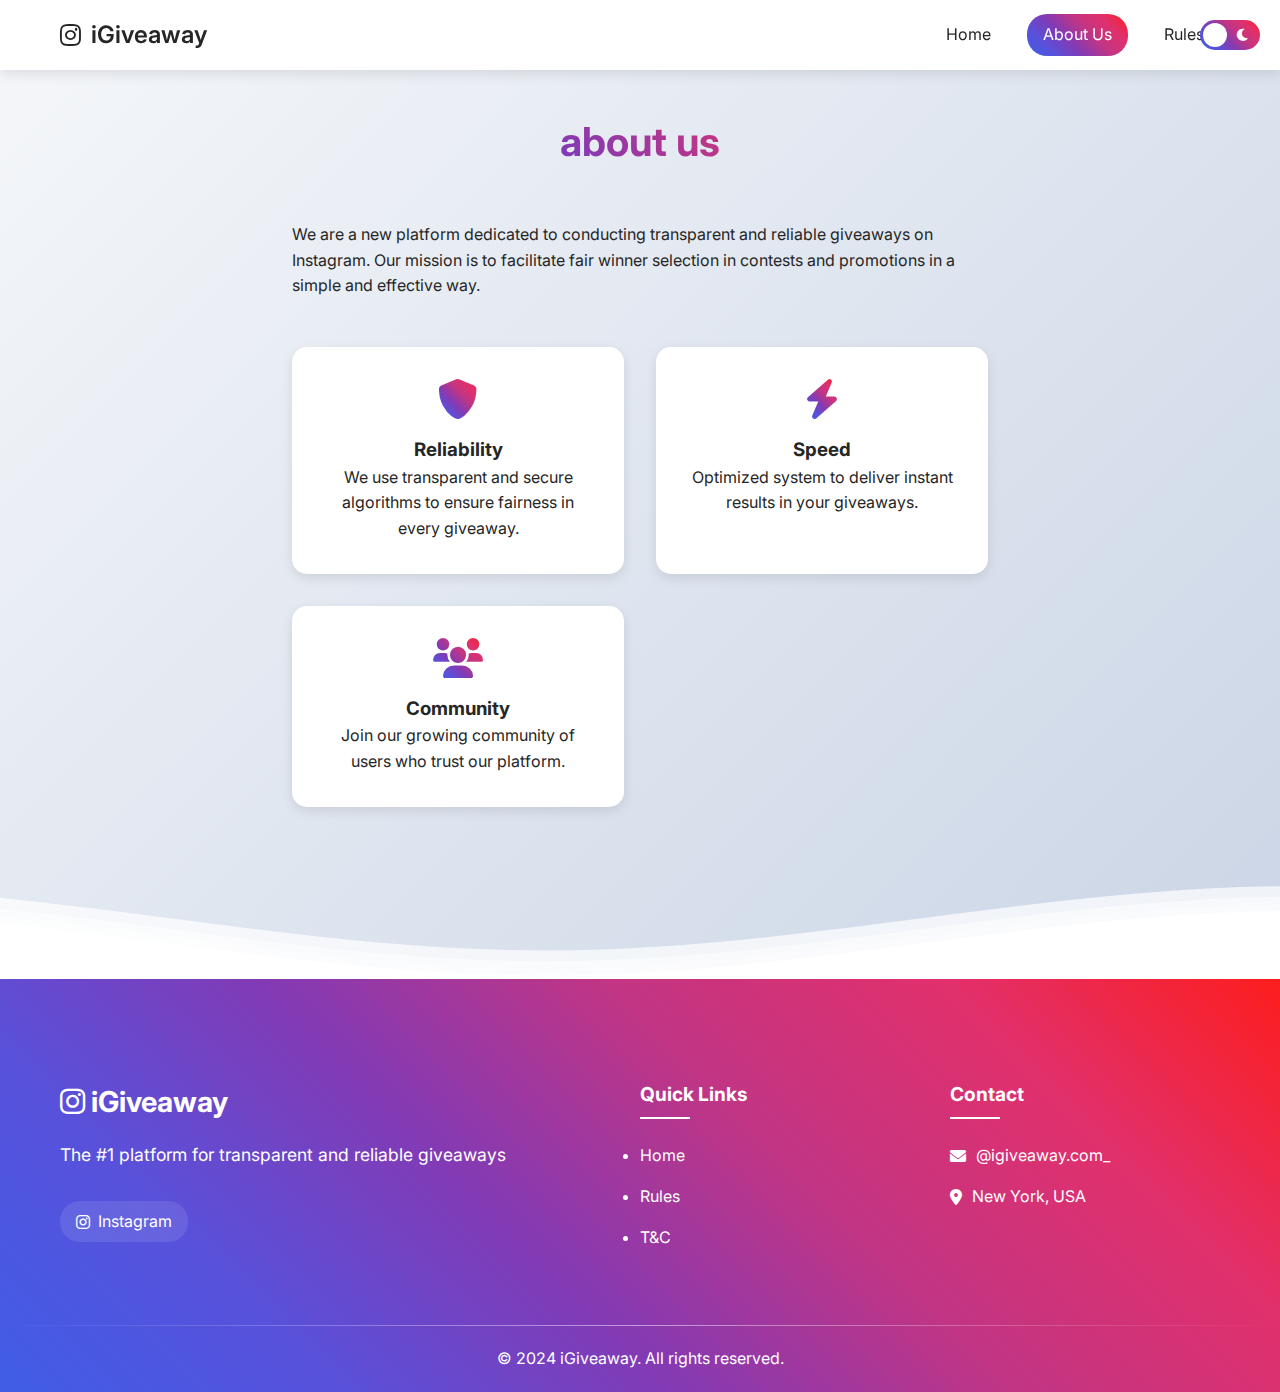
<file: about.html>
<!DOCTYPE html>
<html lang="en">
<head>
    <meta charset="UTF-8">
    <meta name="viewport" content="width=device-width, initial-scale=1.0">
    <title>About Us - iGiveaway</title>
    <link rel="stylesheet" href="index.css">
    <link href="https://fonts.googleapis.com/css2?family=Inter:wght@400;600;700&display=swap" rel="stylesheet">
    <link rel="stylesheet" href="https://cdnjs.cloudflare.com/ajax/libs/font-awesome/6.0.0/css/all.min.css">
</head>
<body>
    <header class="main-header">
        <nav>
            <div class="logo">
                <i class="fab fa-instagram"></i>
                <span>iGiveaway</span>
            </div>
            <div class="nav-links">
                <a href="index.html">Home</a>
                <a href="about.html" class="active">About Us</a>
                <a href="rules.html">Rules</a>
            </div>
            <div class="theme-switch">
                <input type="checkbox" id="theme-toggle">
                <label for="theme-toggle" class="switch">
                    <i class="fas fa-sun"></i>
                    <i class="fas fa-moon"></i>
                </label>
            </div>
        </nav>
    </header>

    <div class="container">
        <main>
            <h1>About Us</h1>
            <div class="about-content">
                <p>We are a new platform dedicated to conducting transparent and reliable giveaways on Instagram. Our mission is to facilitate fair winner selection in contests and promotions in a simple and effective way.</p>
                
                <div class="features">
                    <div class="feature-card">
                        <i class="fas fa-shield-alt"></i>
                        <h3>Reliability</h3>
                        <p>We use transparent and secure algorithms to ensure fairness in every giveaway.</p>
                    </div>
                    
                    <div class="feature-card">
                        <i class="fas fa-bolt"></i>
                        <h3>Speed</h3>
                        <p>Optimized system to deliver instant results in your giveaways.</p>
                    </div>
                    
                    <div class="feature-card">
                        <i class="fas fa-users"></i>
                        <h3>Community</h3>
                        <p>Join our growing community of users who trust our platform.</p>
                    </div>
                </div>
            </div>
        </main>
    </div>

    <footer class="main-footer">
        <div class="footer-waves">
            <svg class="waves" xmlns="http://www.w3.org/2000/svg" viewBox="0 24 150 28" preserveAspectRatio="none">
                <defs>
                    <path id="wave" d="M-160 44c30 0 58-18 88-18s 58 18 88 18 58-18 88-18 58 18 88 18 v44h-352z" />
                </defs>
                <g class="parallax">
                    <use href="#wave" x="48" y="0" fill="rgba(255,255,255,0.7" />
                    <use href="#wave" x="48" y="3" fill="rgba(255,255,255,0.5)" />
                    <use href="#wave" x="48" y="5" fill="rgba(255,255,255,0.3)" />
                    <use href="#wave" x="48" y="7" fill="#fff" />
                </g>
            </svg>
        </div>
        
        <div class="footer-content">
            <div class="footer-section brand">
                <h3><i class="fab fa-instagram"></i> iGiveaway</h3>
                <p>The #1 platform for transparent and reliable giveaways</p>
                <div class="social-links">
                    <a href="https://www.instagram.com/igiveaway.com_" class="social-btn" target="_blank">
                        <i class="fab fa-instagram"></i>
                        <span>Instagram</span>
                    </a>
                </div>
            </div>
            
            <div class="footer-section links">
                <h4>Quick Links</h4>
                <ul>
                    <li><a href="index.html">Home</a></li>
                    <li><a href="rules.html">Rules</a></li>
                    <li><a href="t&c.html">T&C</a></li>
                </ul>
            </div>
            
            <div class="footer-section contact">
                <h4>Contact</h4>
                <div class="contact-info">
                    <p><i class="fas fa-envelope"></i> @igiveaway.com_</p>
                    <p><i class="fas fa-map-marker-alt"></i> New York, USA</p>
                </div>
            </div>
        </div>
        
        <div class="footer-bottom">
            <div class="footer-border"></div>
            <p>&copy; 2024 iGiveaway. All rights reserved.</p>
        </div>
    </footer>
    <script src="index.js"></script>
</body>
</html>
</file>
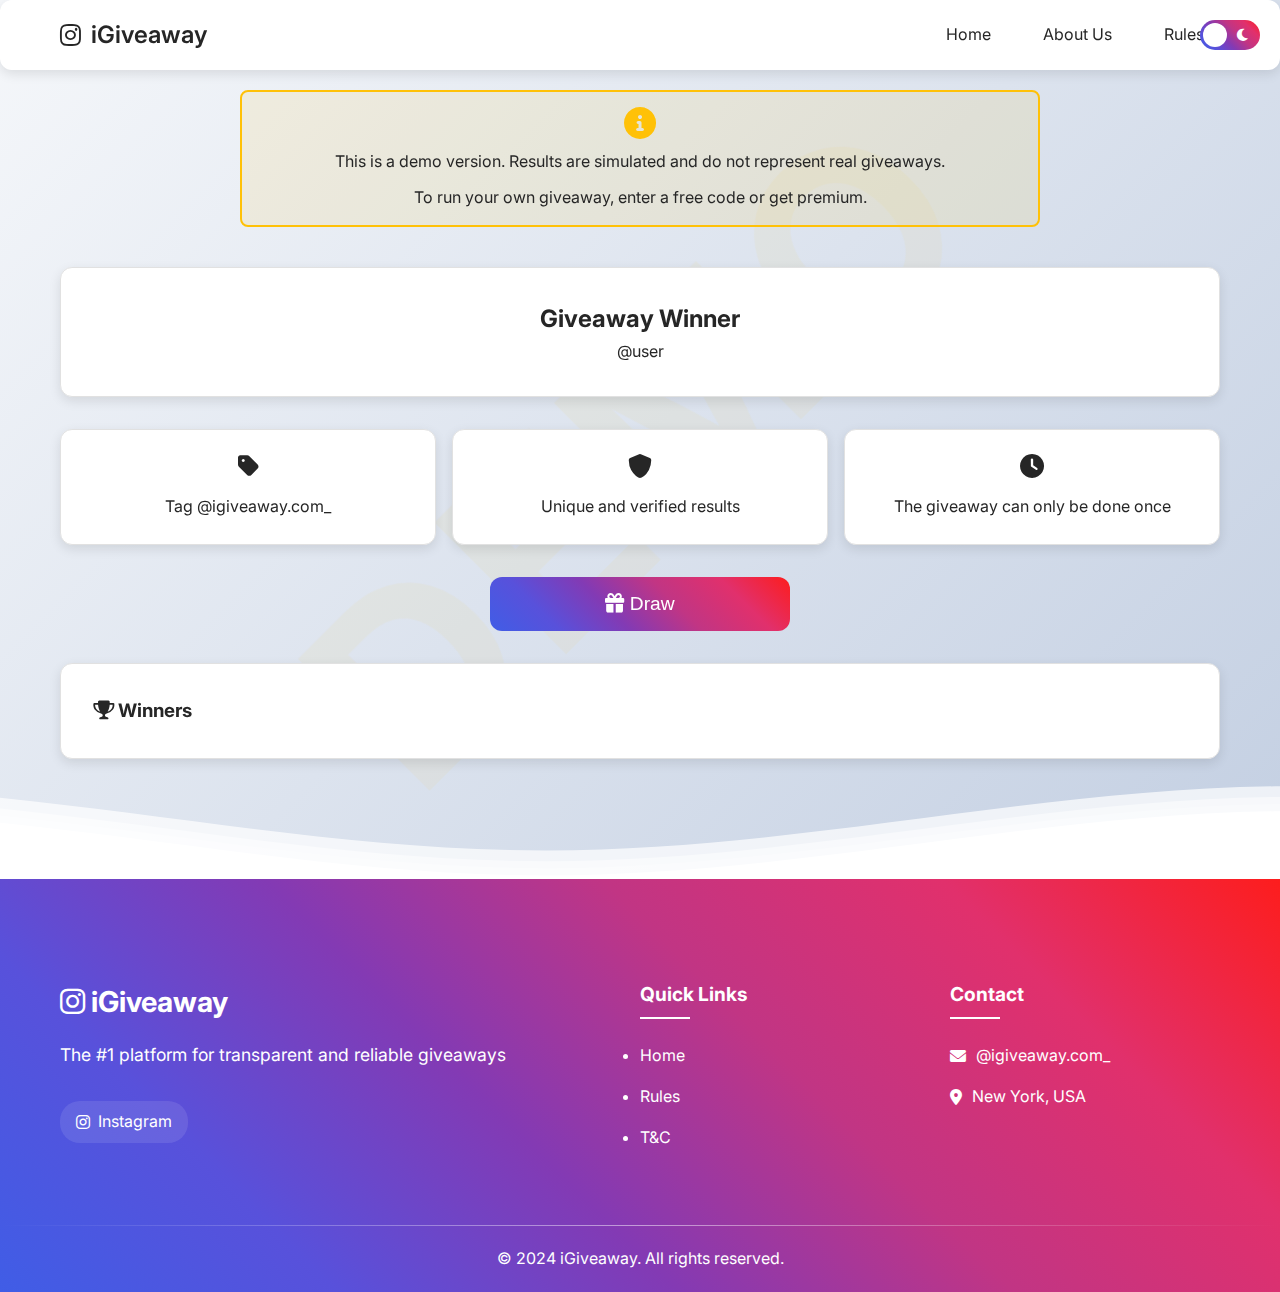
<file: demo.html>
<!DOCTYPE html>
<html lang="es">
<head>
    <meta charset="UTF-8">
    <meta name="viewport" content="width=device-width, initial-scale=1.0">
    <title>iGiveaway</title>
    <link rel="stylesheet" href="styled.css">
    <link href="https://fonts.googleapis.com/css2?family=Inter:wght@400;600;700&display=swap" rel="stylesheet">
    <link rel="stylesheet" href="https://cdnjs.cloudflare.com/ajax/libs/font-awesome/6.0.0/css/all.min.css">
</head>
<body>
    <header class="main-header">
        <nav>
            <div class="logo">
                <i class="fab fa-instagram"></i>
                <span>iGiveaway</span>
            </div>
            <div class="nav-links">
                <a href="index.html">Home</a>
                <a href="about.html">About Us</a>
                <a href="rules.html">Rules</a>
            </div>
            <div class="theme-switch">
                <input type="checkbox" id="theme-toggle">
                <label for="theme-toggle" class="switch">
                    <i class="fas fa-sun"></i>
                    <i class="fas fa-moon"></i>
                </label>
            </div>
        </nav>
    </header>

    <div class="demo-notice">
        <i class="fas fa-info-circle"></i>
        <p>This is a demo version. Results are simulated and do not represent real giveaways.</p>
        <p>To run your own giveaway, enter a free code or get premium.</p>
    </div>
    
    <div class="container">
        <main>
            <div class="winner-display">
                <div class="winner-card">
                    <h2>Giveaway Winner</h2>
                    <p id="nombreMostrado">@user</p>
                </div>
            </div>

            <div class="info-cards">
                <div class="info-card">
                    <i class="fas fa-tag"></i>
                    <p>Tag @igiveaway.com_</p>
                </div>
                <div class="info-card">
                    <i class="fas fa-shield-alt"></i>
                    <p>Unique and verified results</p>
                </div>
                <div class="info-card">
                    <i class="fas fa-clock"></i>
                    <p>The giveaway can only be done once</p>
                </div>
            </div>

            <button id="miBoton" class="draw-button" onclick="cambiarNombre(); iniciarTemporizador()">
                <i class="fas fa-gift"></i> Draw
            </button>

            <div class="winners-section">
                <h3><i class="fas fa-trophy"></i> Winners</h3>
                <ul id="winnersList" class="winners-list"></ul>
            </div>
        </main>
    </div>

    <footer class="main-footer">
        <div class="footer-waves">
            <svg class="waves" xmlns="http://www.w3.org/2000/svg" viewBox="0 24 150 28" preserveAspectRatio="none">
                <defs>
                    <path id="wave" d="M-160 44c30 0 58-18 88-18s 58 18 88 18 58-18 88-18 58 18 88 18 v44h-352z" />
                </defs>
                <g class="parallax">
                    <use href="#wave" x="48" y="0" fill="rgba(255,255,255,0.7" />
                    <use href="#wave" x="48" y="3" fill="rgba(255,255,255,0.5)" />
                    <use href="#wave" x="48" y="5" fill="rgba(255,255,255,0.3)" />
                    <use href="#wave" x="48" y="7" fill="#fff" />
                </g>
            </svg>
        </div>
        
        <div class="footer-content">
            <div class="footer-section brand">
                <h3><i class="fab fa-instagram"></i> iGiveaway</h3>
                <p>The #1 platform for transparent and reliable giveaways</p>
                <div class="social-links">
                    <a href="https://www.instagram.com/igiveaway.com_" class="social-btn" target="_blank">
                        <i class="fab fa-instagram"></i>
                        <span>Instagram</span>
                    </a>
                </div>
            </div>
            
            <div class="footer-section links">
                <h4>Quick Links</h4>
                <ul>
                    <li><a href="index.html">Home</a></li>
                    <li><a href="rules.html">Rules</a></li>
                    <li><a href="t&c.html">T&C</a></li>
                </ul>
            </div>
            
            <div class="footer-section contact">
                <h4>Contact</h4>
                <div class="contact-info">
                    <p><i class="fas fa-envelope"></i> @igiveaway.com_</p>
                    <p><i class="fas fa-map-marker-alt"></i> New York, USA</p>
                </div>
            </div>
        </div>
        
        <div class="footer-bottom">
            <div class="footer-border"></div>
            <p>&copy; 2024 iGiveaway. All rights reserved.</p>
        </div>
    </footer>

    <script src="maind.js"></script>
</body>
</html>
</file>
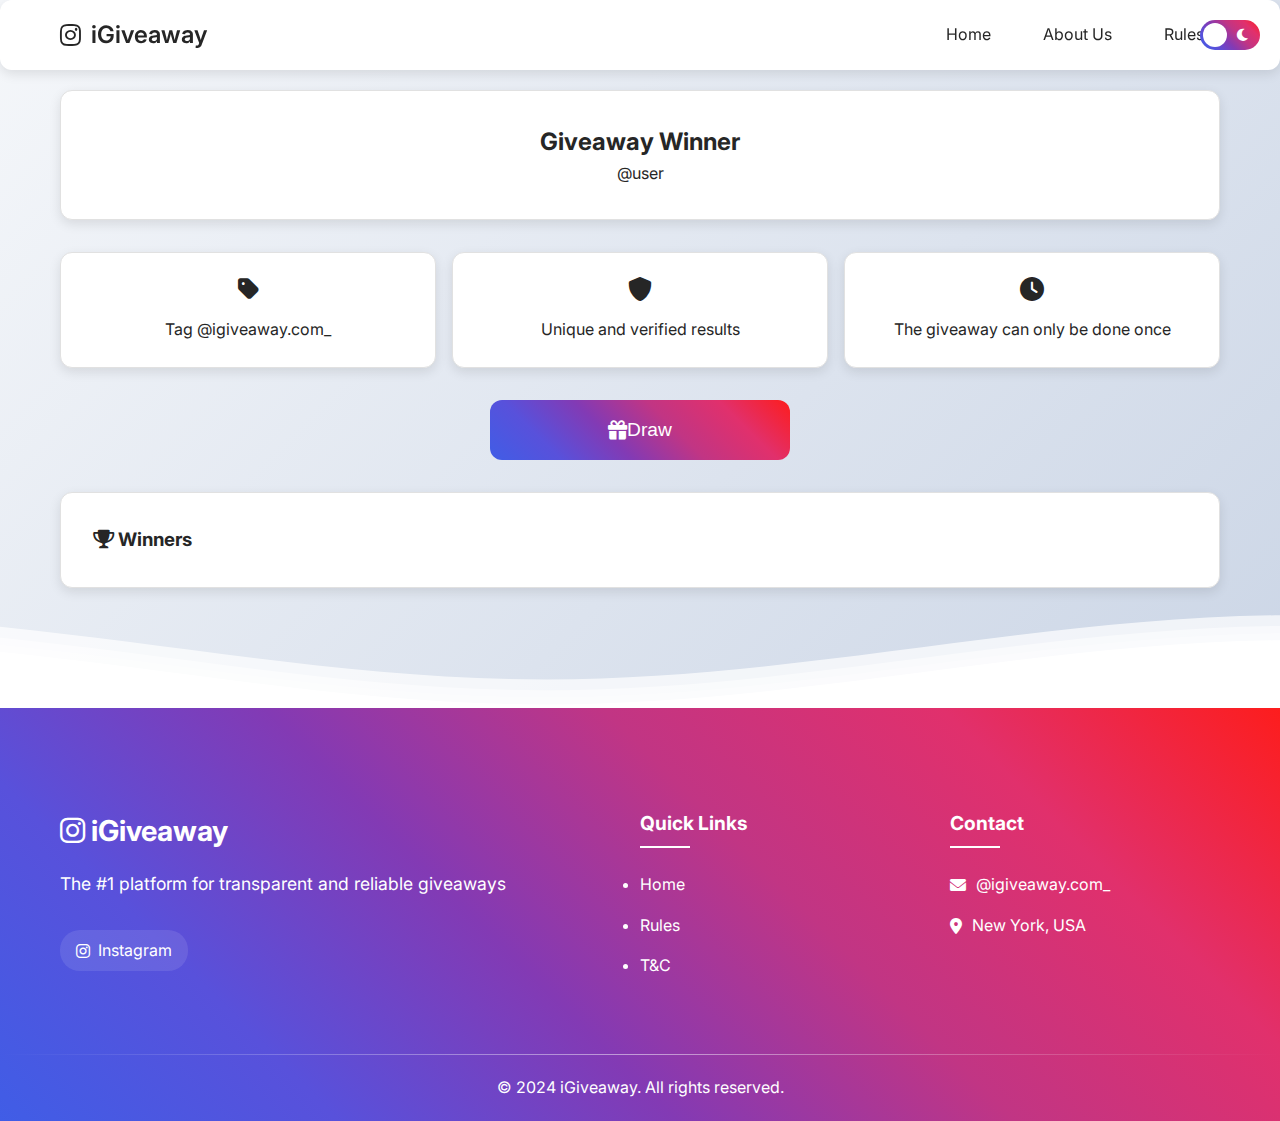
<file: draw.html>
<!DOCTYPE html>
<html lang="en">
<head>
    <meta charset="UTF-8">
    <meta name="viewport" content="width=device-width, initial-scale=1.0">
    <title>iGiveaway</title>
    <link rel="stylesheet" href="style.css">
    <link href="https://fonts.googleapis.com/css2?family=Inter:wght@400;600;700&display=swap" rel="stylesheet">
    <link rel="stylesheet" href="https://cdnjs.cloudflare.com/ajax/libs/font-awesome/6.0.0/css/all.min.css">
</head>
<body>
    <header class="main-header">
        <nav>
            <div class="logo">
                <i class="fab fa-instagram"></i>
                <span>iGiveaway</span>
            </div>
            <div class="nav-links">
                <a href="index.html">Home</a>
                <a href="about.html">About Us</a>
                <a href="rules.html">Rules</a>
            </div>
            <div class="theme-switch">
                <input type="checkbox" id="theme-toggle">
                <label for="theme-toggle" class="switch">
                    <i class="fas fa-sun"></i>
                    <i class="fas fa-moon"></i>
                </label>
            </div>
        </nav>
    </header>

    <div class="container">
        <main>
            <div class="winner-display">
                <div class="winner-card">
                    <h2>Giveaway Winner</h2>
                    <p id="nombreMostrado">@user</p>
                </div>
            </div>

            <div class="info-cards">
                <div class="info-card">
                    <i class="fas fa-tag"></i>
                    <p>Tag @igiveaway.com_</p>
                </div>
                <div class="info-card">
                    <i class="fas fa-shield-alt"></i>
                    <p>Unique and verified results</p>
                </div>
                <div class="info-card">
                    <i class="fas fa-clock"></i>
                    <p>The giveaway can only be done once</p>
                </div>
            </div>

            <button id="miBoton" class="draw-button" onclick="cambiarNombre(); iniciarTemporizador()">
                <i class="fas fa-gift"></i> Draw
            </button>

            <div class="winners-section">
                <h3><i class="fas fa-trophy"></i> Winners</h3>
                <ul id="winnersList" class="winners-list"></ul>
            </div>
        </main>
    </div>

    <footer class="main-footer">
        <div class="footer-waves">
            <svg class="waves" xmlns="http://www.w3.org/2000/svg" viewBox="0 24 150 28" preserveAspectRatio="none">
                <defs>
                    <path id="wave" d="M-160 44c30 0 58-18 88-18s 58 18 88 18 58-18 88-18 58 18 88 18 v44h-352z" />
                </defs>
                <g class="parallax">
                    <use href="#wave" x="48" y="0" fill="rgba(255,255,255,0.7" />
                    <use href="#wave" x="48" y="3" fill="rgba(255,255,255,0.5)" />
                    <use href="#wave" x="48" y="5" fill="rgba(255,255,255,0.3)" />
                    <use href="#wave" x="48" y="7" fill="#fff" />
                </g>
            </svg>
        </div>
        
        <div class="footer-content">
            <div class="footer-section brand">
                <h3><i class="fab fa-instagram"></i> iGiveaway</h3>
                <p>The #1 platform for transparent and reliable giveaways</p>
                <div class="social-links">
                    <a href="https://www.instagram.com/igiveaway.com_" class="social-btn" target="_blank">
                        <i class="fab fa-instagram"></i>
                        <span>Instagram</span>
                    </a>
                </div>
            </div>
            
            <div class="footer-section links">
                <h4>Quick Links</h4>
                <ul>
                    <li><a href="index.html">Home</a></li>
                    <li><a href="rules.html">Rules</a></li>
                    <li><a href="t&c.html">T&C</a></li>
                </ul>
            </div>
            
            <div class="footer-section contact">
                <h4>Contact</h4>
                <div class="contact-info">
                    <p><i class="fas fa-envelope"></i> @igiveaway.com_</p>
                    <p><i class="fas fa-map-marker-alt"></i> New York, USA</p>
                </div>
            </div>
        </div>
        
        <div class="footer-bottom">
            <div class="footer-border"></div>
            <p>&copy; 2024 iGiveaway. All rights reserved.</p>
        </div>
    </footer>

    <script src="main.js"></script>
</body>
</html>
</file>
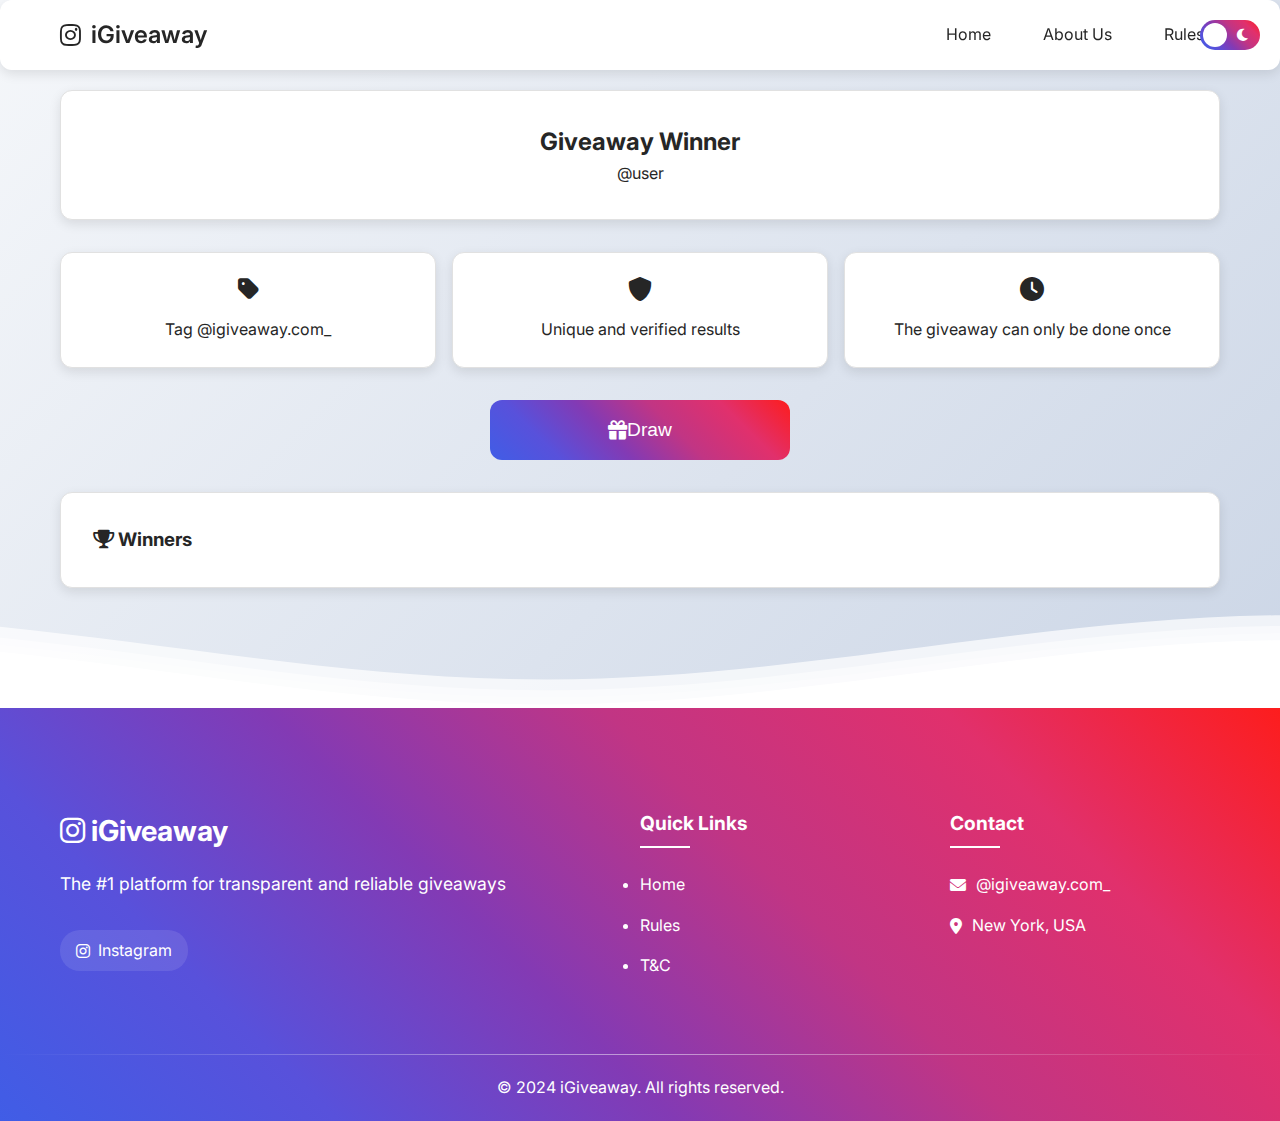
<file: draww.html>
<!DOCTYPE html>
<html lang="en">
<head>
    <meta charset="UTF-8">
    <meta name="viewport" content="width=device-width, initial-scale=1.0">
    <title>iGiveaway</title>
    <link rel="stylesheet" href="style.css">
    <link href="https://fonts.googleapis.com/css2?family=Inter:wght@400;600;700&display=swap" rel="stylesheet">
    <link rel="stylesheet" href="https://cdnjs.cloudflare.com/ajax/libs/font-awesome/6.0.0/css/all.min.css">
</head>
<body>
    <header class="main-header">
        <nav>
            <div class="logo">
                <i class="fab fa-instagram"></i>
                <span>iGiveaway</span>
            </div>
            <div class="nav-links">
                <a href="index.html">Home</a>
                <a href="about.html">About Us</a>
                <a href="rules.html">Rules</a>
            </div>
            <div class="theme-switch">
                <input type="checkbox" id="theme-toggle">
                <label for="theme-toggle" class="switch">
                    <i class="fas fa-sun"></i>
                    <i class="fas fa-moon"></i>
                </label>
            </div>
        </nav>
    </header>

    <div class="container">
        <main>
            <div class="winner-display">
                <div class="winner-card">
                    <h2>Giveaway Winner</h2>
                    <p id="nombreMostrado">@user</p>
                </div>
            </div>

            <div class="info-cards">
                <div class="info-card">
                    <i class="fas fa-tag"></i>
                    <p>Tag @igiveaway.com_</p>
                </div>
                <div class="info-card">
                    <i class="fas fa-shield-alt"></i>
                    <p>Unique and verified results</p>
                </div>
                <div class="info-card">
                    <i class="fas fa-clock"></i>
                    <p>The giveaway can only be done once</p>
                </div>
            </div>

            <button id="miBoton" class="draw-button" onclick="cambiarNombre(); iniciarTemporizador()">
                <i class="fas fa-gift"></i> Draw
            </button>

            <div class="winners-section">
                <h3><i class="fas fa-trophy"></i> Winners</h3>
                <ul id="winnersList" class="winners-list"></ul>
            </div>
        </main>
    </div>

    <footer class="main-footer">
        <div class="footer-waves">
            <svg class="waves" xmlns="http://www.w3.org/2000/svg" viewBox="0 24 150 28" preserveAspectRatio="none">
                <defs>
                    <path id="wave" d="M-160 44c30 0 58-18 88-18s 58 18 88 18 58-18 88-18 58 18 88 18 v44h-352z" />
                </defs>
                <g class="parallax">
                    <use href="#wave" x="48" y="0" fill="rgba(255,255,255,0.7" />
                    <use href="#wave" x="48" y="3" fill="rgba(255,255,255,0.5)" />
                    <use href="#wave" x="48" y="5" fill="rgba(255,255,255,0.3)" />
                    <use href="#wave" x="48" y="7" fill="#fff" />
                </g>
            </svg>
        </div>
        
        <div class="footer-content">
            <div class="footer-section brand">
                <h3><i class="fab fa-instagram"></i> iGiveaway</h3>
                <p>The #1 platform for transparent and reliable giveaways</p>
                <div class="social-links">
                    <a href="https://www.instagram.com/igiveaway.com_" class="social-btn" target="_blank">
                        <i class="fab fa-instagram"></i>
                        <span>Instagram</span>
                    </a>
                </div>
            </div>
            
            <div class="footer-section links">
                <h4>Quick Links</h4>
                <ul>
                    <li><a href="index.html">Home</a></li>
                    <li><a href="rules.html">Rules</a></li>
                    <li><a href="t&c.html">T&C</a></li>
                </ul>
            </div>
            
            <div class="footer-section contact">
                <h4>Contact</h4>
                <div class="contact-info">
                    <p><i class="fas fa-envelope"></i> @igiveaway.com_</p>
                    <p><i class="fas fa-map-marker-alt"></i> New York, USA</p>
                </div>
            </div>
        </div>
        
        <div class="footer-bottom">
            <div class="footer-border"></div>
            <p>&copy; 2024 iGiveaway. All rights reserved.</p>
        </div>
    </footer>

    <script src="mainn.js"></script>
</body>
</html>
</file>
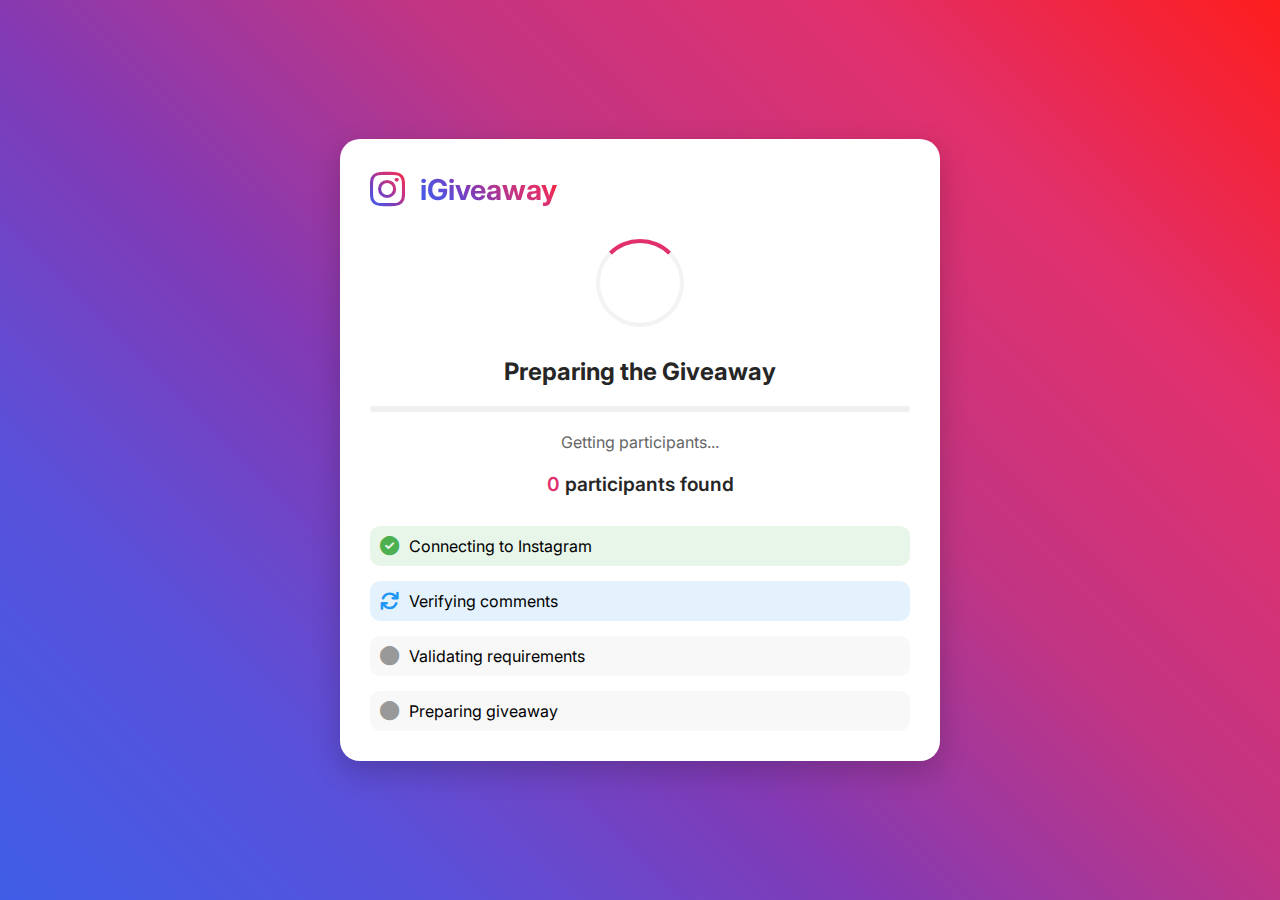
<file: loading.html>
<!DOCTYPE html>
<html lang="en">
<head>
    <meta charset="UTF-8">
    <meta name="viewport" content="width=device-width, initial-scale=1.0">
    <title>Loading Participants - iGiveaway</title>
    <link rel="stylesheet" href="loading.css">
    <link href="https://fonts.googleapis.com/css2?family=Inter:wght@400;600;700&display=swap" rel="stylesheet">
    <link rel="stylesheet" href="https://cdnjs.cloudflare.com/ajax/libs/font-awesome/6.0.0/css/all.min.css">
</head>
<body>
    <div class="loading-container">
        <div class="instagram-card">
            <div class="loading-header">
                <i class="fab fa-instagram"></i>
                <h1>iGiveaway</h1>
            </div>
            
            <div class="loading-content">
                <div class="loading-spinner">
                    <div class="spinner-circle"></div>
                </div>
                
                <div class="loading-status">
                    <h2>Preparing the Giveaway</h2>
                    <div class="progress-bar">
                        <div class="progress"></div>
                    </div>
                    <p class="status-text">Getting participants...</p>
                    <div class="participants-counter">
                        <span id="participantCount">0</span> participants found
                    </div>
                </div>

                <div class="loading-steps">
                    <div class="step completed">
                        <i class="fas fa-check-circle"></i>
                        <span>Connecting to Instagram</span>
                    </div>
                    <div class="step active">
                        <i class="fas fa-sync fa-spin"></i>
                        <span>Verifying comments</span>
                    </div>
                    <div class="step">
                        <i class="fas fa-circle"></i>
                        <span>Validating requirements</span>
                    </div>
                    <div class="step">
                        <i class="fas fa-circle"></i>
                        <span>Preparing giveaway</span>
                    </div>
                </div>
            </div>
        </div>
    </div>
    <script src="loading.js"></script>
</body>
</html>
</file>
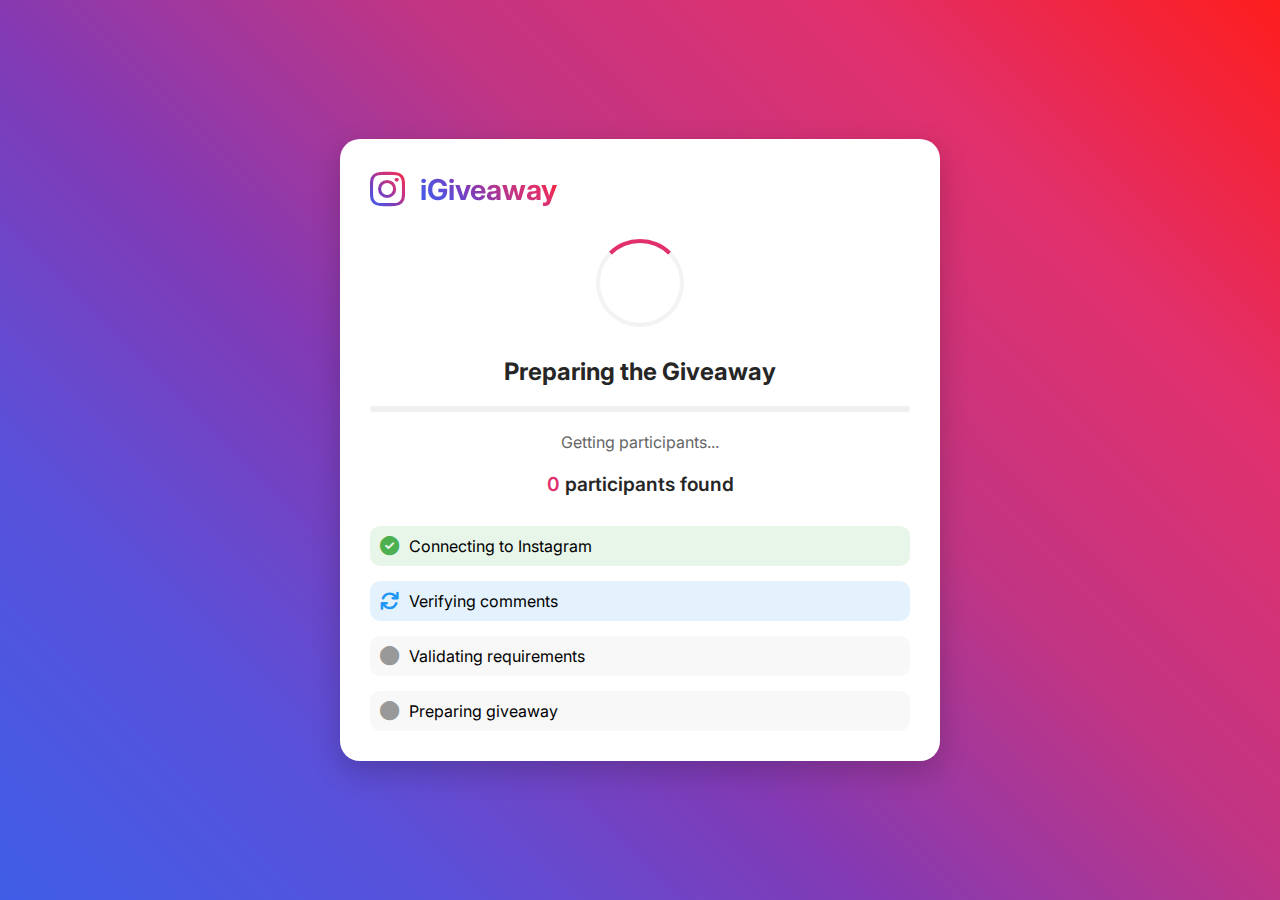
<file: loadingg.html>
<!DOCTYPE html>
<html lang="en">
<head>
    <meta charset="UTF-8">
    <meta name="viewport" content="width=device-width, initial-scale=1.0">
    <title>Loading Participants - iGiveaway</title>
    <link rel="stylesheet" href="loading.css">
    <link href="https://fonts.googleapis.com/css2?family=Inter:wght@400;600;700&display=swap" rel="stylesheet">
    <link rel="stylesheet" href="https://cdnjs.cloudflare.com/ajax/libs/font-awesome/6.0.0/css/all.min.css">
</head>
<body>
    <div class="loading-container">
        <div class="instagram-card">
            <div class="loading-header">
                <i class="fab fa-instagram"></i>
                <h1>iGiveaway</h1>
            </div>
            
            <div class="loading-content">
                <div class="loading-spinner">
                    <div class="spinner-circle"></div>
                </div>
                
                <div class="loading-status">
                    <h2>Preparing the Giveaway</h2>
                    <div class="progress-bar">
                        <div class="progress"></div>
                    </div>
                    <p class="status-text">Getting participants...</p>
                    <div class="participants-counter">
                        <span id="participantCount">0</span> participants found
                    </div>
                </div>

                <div class="loading-steps">
                    <div class="step completed">
                        <i class="fas fa-check-circle"></i>
                        <span>Connecting to Instagram</span>
                    </div>
                    <div class="step active">
                        <i class="fas fa-sync fa-spin"></i>
                        <span>Verifying comments</span>
                    </div>
                    <div class="step">
                        <i class="fas fa-circle"></i>
                        <span>Validating requirements</span>
                    </div>
                    <div class="step">
                        <i class="fas fa-circle"></i>
                        <span>Preparing giveaway</span>
                    </div>
                </div>
            </div>
        </div>
    </div>
    <script src="loadingg.js"></script>
</body>
</html>
</file>
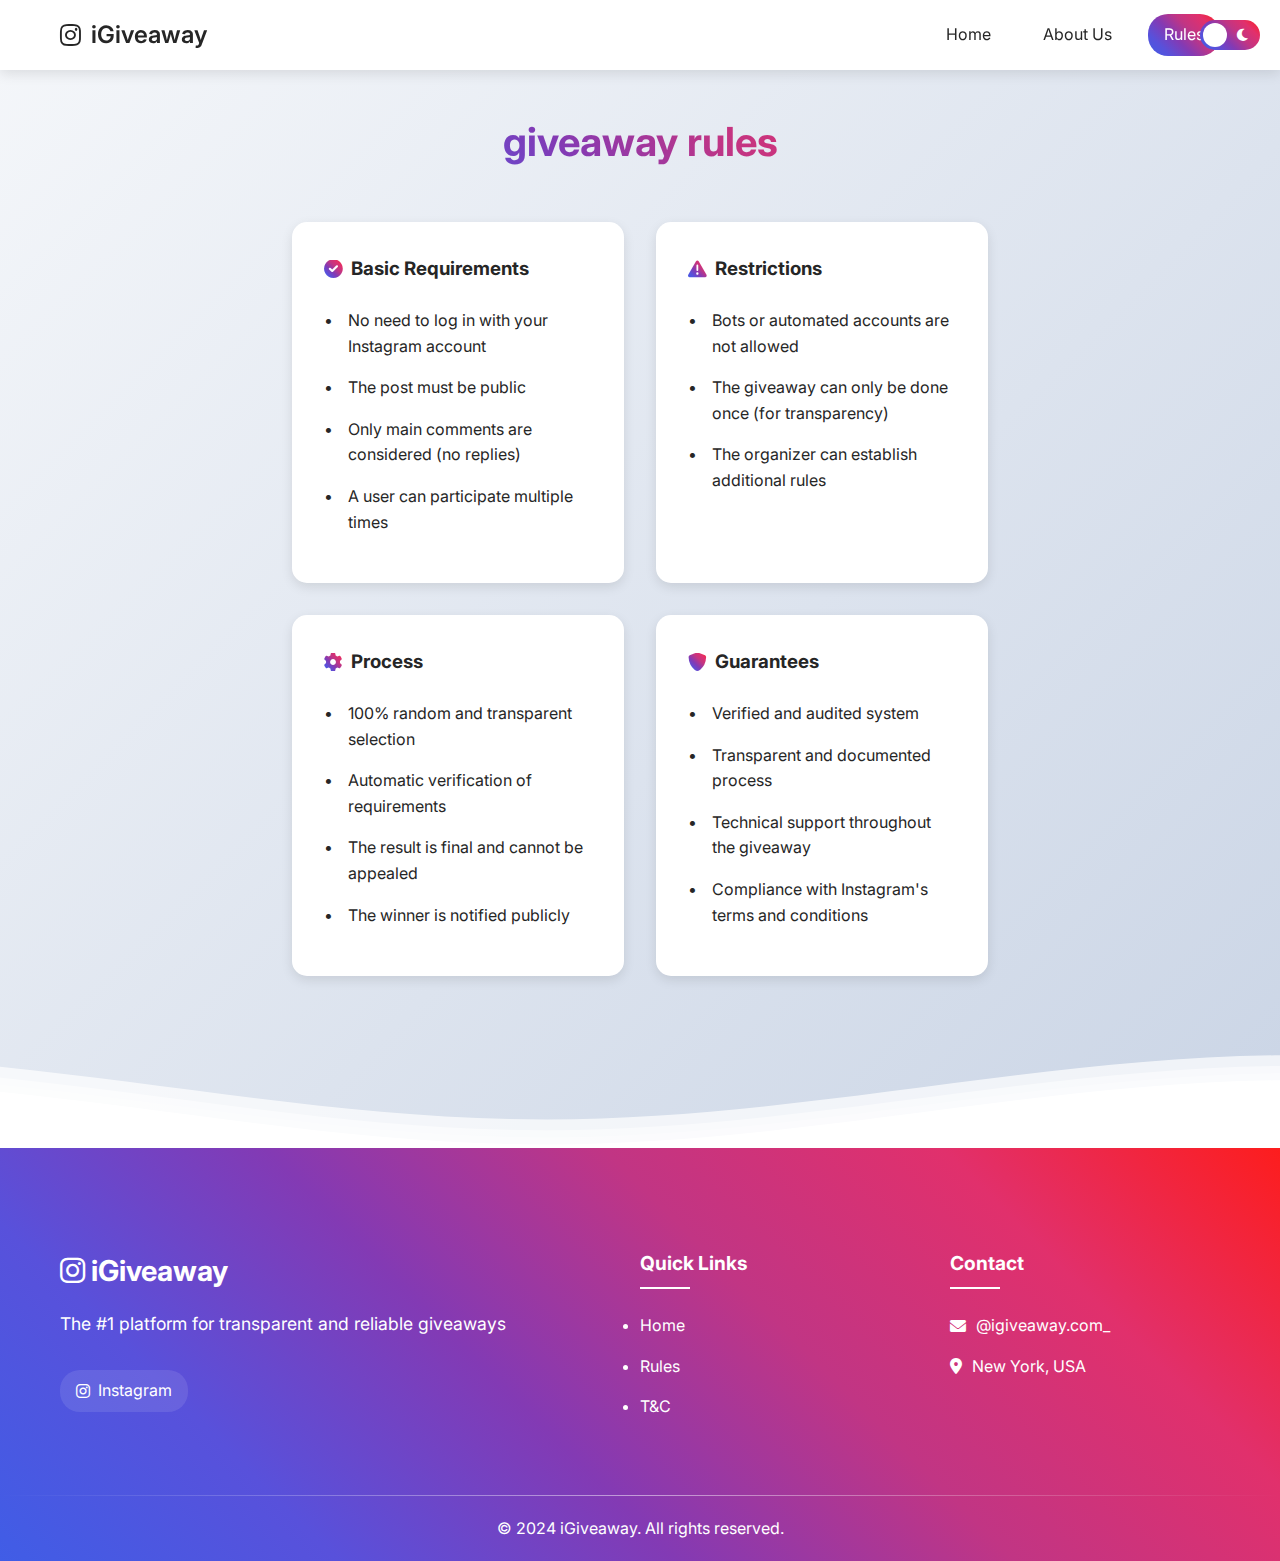
<file: rules.html>
<!DOCTYPE html>
<html lang="en">
<head>
    <meta charset="UTF-8">
    <meta name="viewport" content="width=device-width, initial-scale=1.0">
    <title>Rules - iGiveaway</title>
    <link rel="stylesheet" href="index.css">
    <link href="https://fonts.googleapis.com/css2?family=Inter:wght@400;600;700&display=swap" rel="stylesheet">
    <link rel="stylesheet" href="https://cdnjs.cloudflare.com/ajax/libs/font-awesome/6.0.0/css/all.min.css">
</head>
<body>
    <header class="main-header">
        <nav>
            <div class="logo">
                <i class="fab fa-instagram"></i>
                <span>iGiveaway</span>
            </div>
            <div class="nav-links">
                <a href="index.html">Home</a>
                <a href="about.html">About Us</a>
                <a href="rules.html"class="active">Rules</a>
            </div>
            <div class="theme-switch">
                <input type="checkbox" id="theme-toggle">
                <label for="theme-toggle" class="switch">
                    <i class="fas fa-sun"></i>
                    <i class="fas fa-moon"></i>
                </label>
            </div>
        </nav>
    </header>

    <div class="container">
        <main>
            <h1>Giveaway Rules</h1>
            <div class="rules-content">
                <div class="rule-card">
                    <h3><i class="fas fa-check-circle"></i> Basic Requirements</h3>
                    <ul>
                        <li>No need to log in with your Instagram account</li>
                        <li>The post must be public</li>
                        <li>Only main comments are considered (no replies)</li>
                        <li>A user can participate multiple times</li>
                    </ul>
                </div>

                <div class="rule-card">
                    <h3><i class="fas fa-exclamation-triangle"></i> Restrictions</h3>
                    <ul>
                        <li>Bots or automated accounts are not allowed</li>
                        <li>The giveaway can only be done once (for transparency)</li>
                        <li>The organizer can establish additional rules</li>
                    </ul>
                </div>

                <div class="rule-card">
                    <h3><i class="fas fa-cog"></i> Process</h3>
                    <ul>
                        <li>100% random and transparent selection</li>
                        <li>Automatic verification of requirements</li>
                        <li>The result is final and cannot be appealed</li>
                        <li>The winner is notified publicly</li>
                    </ul>
                </div>

                <div class="rule-card">
                    <h3><i class="fas fa-shield-alt"></i> Guarantees</h3>
                    <ul>
                        <li>Verified and audited system</li>
                        <li>Transparent and documented process</li>
                        <li>Technical support throughout the giveaway</li>
                        <li>Compliance with Instagram's terms and conditions</li>
                    </ul>
                </div>
            </div>
        </main>
    </div>

    <footer class="main-footer">
        <div class="footer-waves">
            <svg class="waves" xmlns="http://www.w3.org/2000/svg" viewBox="0 24 150 28" preserveAspectRatio="none">
                <defs>
                    <path id="wave" d="M-160 44c30 0 58-18 88-18s 58 18 88 18 58-18 88-18 58 18 88 18 v44h-352z" />
                </defs>
                <g class="parallax">
                    <use href="#wave" x="48" y="0" fill="rgba(255,255,255,0.7" />
                    <use href="#wave" x="48" y="3" fill="rgba(255,255,255,0.5)" />
                    <use href="#wave" x="48" y="5" fill="rgba(255,255,255,0.3)" />
                    <use href="#wave" x="48" y="7" fill="#fff" />
                </g>
            </svg>
        </div>
        
        <div class="footer-content">
            <div class="footer-section brand">
                <h3><i class="fab fa-instagram"></i> iGiveaway</h3>
                <p>The #1 platform for transparent and reliable giveaways</p>
                <div class="social-links">
                    <a href="https://www.instagram.com/igiveaway.com_" class="social-btn" target="_blank">
                        <i class="fab fa-instagram"></i>
                        <span>Instagram</span>
                    </a>
                </div>
            </div>
            
            <div class="footer-section links">
                <h4>Quick Links</h4>
                <ul>
                    <li><a href="index.html">Home</a></li>
                    <li><a href="rules.html">Rules</a></li>
                    <li><a href="t&c.html">T&C</a></li>
                </ul>
            </div>
            
            <div class="footer-section contact">
                <h4>Contact</h4>
                <div class="contact-info">
                    <p><i class="fas fa-envelope"></i> @igiveaway.com_</p>
                    <p><i class="fas fa-map-marker-alt"></i> New York, USA</p>
                </div>
            </div>
        </div>
        
        <div class="footer-bottom">
            <div class="footer-border"></div>
            <p>&copy; 2024 iGiveaway. All rights reserved.</p>
        </div>
    </footer>
    <script src="index.js"></script>
</body>
</html>
</file>
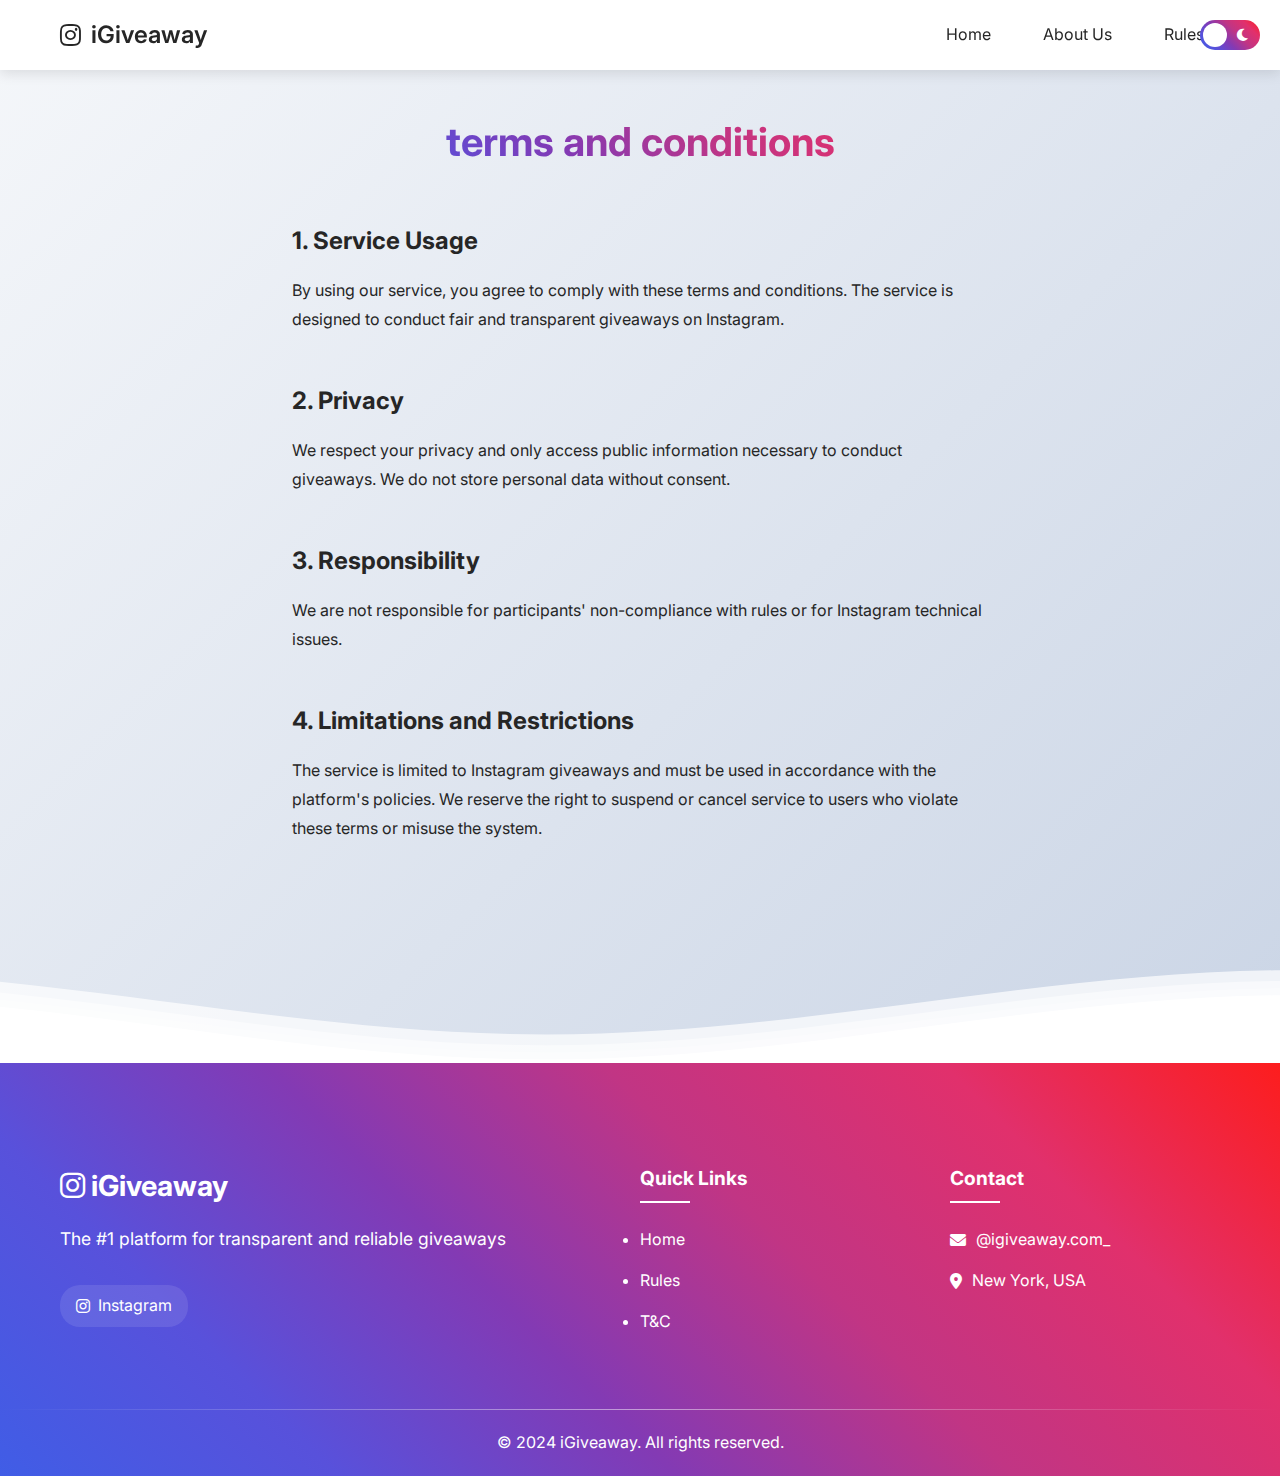
<file: t&c.html>
<!DOCTYPE html>
<html lang="en">
<head>
    <meta charset="UTF-8">
    <meta name="viewport" content="width=device-width, initial-scale=1.0">
    <title>Terms and Conditions - iGiveaway</title>
    <link rel="stylesheet" href="index.css">
    <link href="https://fonts.googleapis.com/css2?family=Inter:wght@400;600;700&display=swap" rel="stylesheet">
    <link rel="stylesheet" href="https://cdnjs.cloudflare.com/ajax/libs/font-awesome/6.0.0/css/all.min.css">
</head>
<body>
    <header class="main-header">
        <nav>
            <div class="logo">
                <i class="fab fa-instagram"></i>
                <span>iGiveaway</span>
            </div>
            <div class="nav-links">
                <a href="index.html">Home</a>
                <a href="about.html">About Us</a>
                <a href="rules.html">Rules</a>
            </div>
            <div class="theme-switch">
                <input type="checkbox" id="theme-toggle">
                <label for="theme-toggle" class="switch">
                    <i class="fas fa-sun"></i>
                    <i class="fas fa-moon"></i>
                </label>
            </div>
        </nav>
    </header>

    <div class="container">
        <main>
            <h1>Terms and Conditions</h1>
            <div class="terms-content">
                <section class="terms-section">
                    <h2>1. Service Usage</h2>
                    <p>By using our service, you agree to comply with these terms and conditions. The service is designed to conduct fair and transparent giveaways on Instagram.</p>
                </section>

                <section class="terms-section">
                    <h2>2. Privacy</h2>
                    <p>We respect your privacy and only access public information necessary to conduct giveaways. We do not store personal data without consent.</p>
                </section>

                <section class="terms-section">
                    <h2>3. Responsibility</h2>
                    <p>We are not responsible for participants' non-compliance with rules or for Instagram technical issues.</p>
                </section>
                <section class="terms-section">
                    <h2>4. Limitations and Restrictions</h2>
                    <p>The service is limited to Instagram giveaways and must be used in accordance with the platform's policies. We reserve the right to suspend or cancel service to users who violate these terms or misuse the system.</p>
                </section>
            </div>
        </main>
    </div>

    <footer class="main-footer">
        <div class="footer-waves">
            <svg class="waves" xmlns="http://www.w3.org/2000/svg" viewBox="0 24 150 28" preserveAspectRatio="none">
                <defs>
                    <path id="wave" d="M-160 44c30 0 58-18 88-18s 58 18 88 18 58-18 88-18 58 18 88 18 v44h-352z" />
                </defs>
                <g class="parallax">
                    <use href="#wave" x="48" y="0" fill="rgba(255,255,255,0.7" />
                    <use href="#wave" x="48" y="3" fill="rgba(255,255,255,0.5)" />
                    <use href="#wave" x="48" y="5" fill="rgba(255,255,255,0.3)" />
                    <use href="#wave" x="48" y="7" fill="#fff" />
                </g>
            </svg>
        </div>
        
        <div class="footer-content">
            <div class="footer-section brand">
                <h3><i class="fab fa-instagram"></i> iGiveaway</h3>
                <p>The #1 platform for transparent and reliable giveaways</p>
                <div class="social-links">
                    <a href="https://www.instagram.com/igiveaway.com_" class="social-btn" target="_blank">
                        <i class="fab fa-instagram"></i>
                        <span>Instagram</span>
                    </a>
                </div>
            </div>
            
            <div class="footer-section links">
                <h4>Quick Links</h4>
                <ul>
                    <li><a href="index.html">Home</a></li>
                    <li><a href="rules.html">Rules</a></li>
                    <li><a href="t&c.html">T&C</a></li>
                </ul>
            </div>
            
            <div class="footer-section contact">
                <h4>Contact</h4>
                <div class="contact-info">
                    <p><i class="fas fa-envelope"></i> @igiveaway.com_</p>
                    <p><i class="fas fa-map-marker-alt"></i> New York, USA</p>
                </div>
            </div>
        </div>
        
        <div class="footer-bottom">
            <div class="footer-border"></div>
            <p>&copy; 2024 iGiveaway. All rights reserved.</p>
        </div>
    </footer>
    <script src="index.js"></script>
</body>
</html>
</file>
<file: index.css>
:root {
    /* Modo claro */
    --primary-gradient: linear-gradient(45deg, #405DE6, #5851DB, #833AB4, #C13584, #E1306C, #FD1D1D);
    --secondary-gradient: linear-gradient(45deg, #833AB4, #C13584, #E1306C);
    --background-color: #FAFAFA;
    --card-background: #FFFFFF;
    --text-color: #262626;
    --shadow: 0 4px 12px rgba(0, 0, 0, 0.1);
    --card-hover: rgba(0, 0, 0, 0.03);
    --border-color: #e1e1e1;
    --gradient-bg: linear-gradient(135deg, #f5f7fa 0%, #c3cfe2 100%);
    --success-color: #4CAF50;
    --error-color: #f44336;
    --header-height: 70px;
}

[data-theme="dark"] {
    --primary-gradient: linear-gradient(45deg, #405DE6, #833AB4, #C13584);
    --secondary-gradient: linear-gradient(45deg, #405DE6, #833AB4);
    --background-color: #121212;
    --card-background: #1E1E1E;
    --text-color: #FFFFFF;
    --shadow: 0 4px 12px rgba(0, 0, 0, 0.3);
    --card-hover: rgba(255, 255, 255, 0.05);
    --border-color: #333333;
    --gradient-bg: linear-gradient(135deg, #1a1a1a 0%, #2d3436 100%);
    --success-color: #81c784;
    --error-color: #e57373;
}

* {
    margin: 0;
    padding: 0;
    box-sizing: border-box;
    transition: background-color 0.3s, color 0.3s, border-color 0.3s, box-shadow 0.3s;
}

body {
    font-family: 'Inter', sans-serif;
    background-color: var(--background-color);
    color: var(--text-color);
    line-height: 1.6;
    transition: background-color 0.3s, color 0.3s;
    background: var(--gradient-bg);
    min-height: 100vh;
    position: relative;
    padding-top: var(--header-height);
}

.container {
    max-width: 800px;
    margin: 0 auto;
    padding: 40px 20px;
}

.logo {
    display: flex;
    align-items: center;
    gap: 10px;
    font-size: 1.5rem;
    font-weight: 600;
    color: var(--text-color);
    transition: color var(--transition-speed) ease;
}

.logo i,
.logo span {
    color: var(--text-color);
    transition: color var(--transition-speed) ease;
}

h1 {
    text-align: center;
    font-size: 2.5rem;
    margin-bottom: 1rem;
    text-transform: lowercase;
    background: var(--primary-gradient);
    -webkit-background-clip: text;
    color: transparent;
}

.subtitle {
    text-align: center;
    margin-bottom: 3rem;
    font-size: 1.1rem;
    color: var(--text-color);
}

/* Estilos para los pasos */
.steps {
    display: flex;
    flex-direction: column;
    gap: 1rem;
    margin-bottom: 3rem;
}

.step {
    display: flex;
    align-items: center;
    gap: 1rem;
    background: var(--card-background);
    padding: 1.5rem;
    border-radius: 12px;
    box-shadow: var(--shadow);
    transition: transform 0.3s;
}

.step:hover {
    transform: translateY(-3px);
}

.step-number {
    background: var(--primary-gradient);
    color: white;
    width: 30px;
    height: 30px;
    display: flex;
    align-items: center;
    justify-content: center;
    border-radius: 50%;
    font-weight: bold;
}

/* Estilos para el formulario */
.form-section {
    margin: 2rem 0;
}

.form-container {
    background: var(--card-background);
    border-radius: 20px;
    box-shadow: var(--shadow);
    padding: 2rem;
    max-width: 600px;
    margin: 0 auto;
    border: 1px solid var(--border-color);
}

.form-header {
    text-align: center;
    margin-bottom: 2rem;
}

.form-header i {
    font-size: 3rem;
    background: var(--primary-gradient);
    -webkit-background-clip: text;
    -webkit-text-fill-color: transparent;
    margin-bottom: 1rem;
}

.form-header h2 {
    font-size: 1.5rem;
    color: var(--text-color);
    margin: 0;
}

.input-group {
    margin-bottom: 1.5rem;
}

.input-field {
    display: flex;
    flex-direction: column;
    gap: 0.5rem;
}

.input-field label {
    font-size: 0.9rem;
    font-weight: 600;
    color: var(--text-color);
}

.input-field input {
    padding: 1rem;
    border: 2px solid var(--border-color);
    border-radius: 12px;
    font-size: 1rem;
    background: var(--card-background);
    color: var(--text-color);
    transition: all 0.3s ease;
}

.input-field input:focus {
    outline: none;
    border-color: #405DE6;
    box-shadow: 0 0 0 4px rgba(64, 93, 230, 0.1);
}

.input-field input::placeholder {
    color: #999;
}

.input-hint {
    font-size: 0.8rem;
    color: #666;
}

.submit-btn {
    width: 100%;
    padding: 1rem;
    border: none;
    border-radius: 12px;
    background: var(--primary-gradient);
    color: white;
    font-size: 1rem;
    font-weight: 600;
    cursor: pointer;
    display: flex;
    align-items: center;
    justify-content: center;
    gap: 0.5rem;
    transition: all 0.3s ease;
}

.submit-btn:hover {
    transform: translateY(-2px);
    box-shadow: 0 4px 15px rgba(0, 0, 0, 0.2);
}

.submit-btn:active {
    transform: translateY(0);
}

.submit-btn i {
    transition: transform 0.3s ease;
}

.submit-btn:hover i {
    transform: translateX(5px);
}

.submit-btn.loading {
    opacity: 0.7;
    cursor: not-allowed;
}

.submit-btn.success {
    background: var(--success-color);
}

.submit-btn.error {
    background: var(--error-color);
}

/* Animación de error */
@keyframes shake {
    0%, 100% { transform: translateX(0); }
    25% { transform: translateX(-10px); }
    75% { transform: translateX(10px); }
}

.input-field.error input {
    border-color: var(--error-color);
    animation: shake 0.5s;
}

/* Responsive */
@media (max-width: 768px) {
    .form-container {
        padding: 1.5rem;
        margin: 0 1rem;
    }

    .form-header i {
        font-size: 2.5rem;
    }

    .form-header h2 {
        font-size: 1.2rem;
    }
}

.change-link {
    color: #405DE6;
    text-decoration: none;
    transition: color 0.3s;
}

.change-link:hover {
    color: #833AB4;
}

.sharing-status {
    margin-left: auto;
    display: flex;
    align-items: center;
    gap: 0.5rem;
}

.form-footer {
    margin-top: 2rem;
    padding-top: 1rem;
    border-top: 1px solid #eee;
    display: flex;
    align-items: center;
    gap: 1rem;
    font-size: 0.9rem;
    color: var(--gray);
}

/* Estilos para la sección de comentarios */
.comments-section {
    text-align: center;
    margin-top: 3rem;
}

.load-comments-btn {
    background: var(--primary-gradient);
    color: white;
    border: none;
    padding: 1rem 2rem;
    border-radius: 12px;
    cursor: pointer;
    font-size: 1.2rem;
    width: 100%;
    max-width: 300px;
    margin: 0 auto;
    display: block;
    transition: transform 0.2s, box-shadow 0.2s;
}

.load-comments-btn:hover {
    transform: translateY(-2px);
    box-shadow: 0 6px 20px rgba(0, 0, 0, 0.2);
}

.load-comments-btn:disabled {
    opacity: 0.7;
    cursor: not-allowed;
}

.comments-limit {
    margin-top: 1rem;
    color: var(--text-color);
    opacity: 0.8;
}

/* Estilos del Header */
.main-header {
    position: fixed;
    top: 0;
    left: 0;
    right: 0;
    height: var(--header-height);
    background: var(--card-background);
    box-shadow: var(--shadow);
    z-index: 1000;
}

.main-header nav {
    max-width: 1200px;
    margin: 0 auto;
    display: flex;
    justify-content: space-between;
    align-items: center;
    height: 100%;
    padding: 0 20px;
}

.nav-links {
    display: flex;
    gap: 20px;
}

.nav-links a {
    color: var(--text-color);
    text-decoration: none;
    padding: 8px 16px;
    border-radius: 20px;
    transition: 0.3s;
}

.nav-links a.active,
.nav-links a:hover {
    background: var(--primary-gradient);
    color: white;
}

/* Estilos del Footer */
.main-footer {
    background: var(--primary-gradient);
    color: white;
    position: relative;
    padding: 100px 0 20px;
    margin-top: 100px;
}

.footer-waves {
    position: absolute;
    top: -100px;
    left: 0;
    width: 100%;
    height: 100px;
    overflow: hidden;
}

.waves {
    position: absolute;
    width: 100%;
    height: 100px;
}

.parallax > use {
    animation: wave 25s cubic-bezier(.55,.5,.45,.5) infinite;
}

.parallax > use:nth-child(1) {
    animation-delay: -2s;
    animation-duration: 7s;
}
.parallax > use:nth-child(2) {
    animation-delay: -3s;
    animation-duration: 10s;
}
.parallax > use:nth-child(3) {
    animation-delay: -4s;
    animation-duration: 13s;
}
.parallax > use:nth-child(4) {
    animation-delay: -5s;
    animation-duration: 20s;
}

@keyframes wave {
    0% { transform: translate3d(-90px,0,0); }
    100% { transform: translate3d(85px,0,0); }
}

.footer-content {
    max-width: 1200px;
    margin: 0 auto;
    display: grid;
    grid-template-columns: 2fr 1fr 1fr;
    gap: 40px;
    padding: 0 20px;
}

.footer-section.brand h3 {
    font-size: 1.8rem;
    margin-bottom: 1rem;
    color: white;
}

.footer-section.brand p {
    margin-bottom: 2rem;
    font-size: 1.1rem;
}

.social-links {
    display: flex;
    gap: 15px;
    flex-wrap: wrap;
}

.social-btn {
    display: flex;
    align-items: center;
    gap: 8px;
    padding: 8px 16px;
    background: rgba(255, 255, 255, 0.1);
    border-radius: 20px;
    color: white;
    text-decoration: none;
    transition: 0.3s;
}

.social-btn:hover {
    background: rgba(255, 255, 255, 0.2);
    transform: translateY(-3px);
}

.footer-section h4 {
    font-size: 1.2rem;
    margin-bottom: 1.5rem;
    position: relative;
    padding-bottom: 10px;
}

.footer-section h4::after {
    content: '';
    position: absolute;
    left: 0;
    bottom: 0;
    width: 50px;
    height: 2px;
    background: white;
}

.footer-section.links ul li {
    margin-bottom: 15px;
}

.footer-section.links ul a {
    color: white;
    text-decoration: none;
    transition: 0.3s;
    display: inline-block;
}

.footer-section.links ul a:hover {
    transform: translateX(5px);
}

.contact-info p {
    display: flex;
    align-items: center;
    gap: 10px;
    margin-bottom: 15px;
}

.footer-bottom {
    text-align: center;
    margin-top: 40px;
    padding-top: 20px;
    position: relative;
}

.footer-border {
    height: 1px;
    background: linear-gradient(to right, transparent, rgba(255,255,255,0.5), transparent);
    margin-bottom: 20px;
}

/* Estilos del switch de tema */
.theme-switch {
    position: fixed;
    top: 20px;
    right: 20px;
    z-index: 1000;
}

.switch {
    width: 60px;
    height: 30px;
    background: var(--primary-gradient);
    border-radius: 30px;
    padding: 4px;
    position: relative;
    cursor: pointer;
    display: flex;
    justify-content: space-between;
    align-items: center;
}

.switch i {
    color: white;
    font-size: 14px;
    padding: 0 6px;
}

.switch::before {
    content: '';
    position: absolute;
    width: 24px;
    height: 24px;
    background: white;
    border-radius: 50%;
    top: 3px;
    left: 3px;
    transition: 0.3s;
}

#theme-toggle {
    display: none;
}

#theme-toggle:checked + .switch::before {
    transform: translateX(30px);
}

/* Estilos para las opciones de filtrado */
.filter-section {
    background: var(--card-background);
    border-radius: 20px;
    padding: 2rem;
    margin: 2rem 0;
    box-shadow: var(--shadow);
}

.filter-section h2 {
    color: var(--text-color);
    margin-bottom: 1.5rem;
    font-size: 1.5rem;
    display: flex;
    align-items: center;
    gap: 0.5rem;
}

.filter-options {
    display: flex;
    flex-direction: column;
    gap: 1.5rem;
}

.filter-group {
    background: var(--card-hover);
    padding: 1.2rem;
    border-radius: 12px;
    transition: all 0.3s ease;
}

.filter-group:hover {
    transform: translateX(5px);
}

.checkbox-container {
    display: flex;
    align-items: center;
    gap: 1rem;
    cursor: pointer;
    user-select: none;
}

.filter-label {
    display: flex;
    align-items: center;
    gap: 0.8rem;
    font-weight: 500;
}

.filter-label i {
    font-size: 1.2rem;
    background: var(--primary-gradient);
    -webkit-background-clip: text;
    -webkit-text-fill-color: transparent;
}

.mentions-config {
    margin-top: 1rem;
    padding-top: 1rem;
    border-top: 1px solid var(--border-color);
    transition: all 0.3s ease;
}

.counter-input {
    display: flex;
    align-items: center;
    gap: 0.5rem;
    background: var(--card-background);
    padding: 0.3rem;
    border-radius: 8px;
    border: 1px solid var(--border-color);
    width: fit-content;
}

.counter-btn {
    width: 30px;
    height: 30px;
    border-radius: 6px;
    border: none;
    background: var(--primary-gradient);
    color: white;
    cursor: pointer;
    display: flex;
    align-items: center;
    justify-content: center;
    font-size: 1.2rem;
    transition: transform 0.2s;
}

.counter-btn:hover {
    transform: scale(1.1);
}

.counter-input input {
    width: 50px;
    text-align: center;
    border: none;
    background: transparent;
    color: var(--text-color);
    font-size: 1rem;
    padding: 0.5rem;
}

.counter-input input::-webkit-inner-spin-button,
.counter-input input::-webkit-outer-spin-button {
    -webkit-appearance: none;
    margin: 0;
}

.winners-section {
    display: flex;
    align-items: center;
    justify-content: space-between;
    flex-wrap: wrap;
    gap: 1rem;
}

/* Estilos para el modal */
.modal {
    display: none;
    position: fixed;
    z-index: 9999;
    left: 0;
    top: 0;
    width: 100%;
    height: 100%;
    background-color: rgba(0,0,0,0.5);
    overflow-y: auto;
    padding: 20px;
}

.modal-content {
    background: var(--card-background);
    padding: 20px;
    border-radius: 20px;
    width: 90%;
    max-width: 500px;
    position: relative;
    margin: 20px auto;
    transform: none;
}

.modal-header {
    display: flex;
    justify-content: space-between;
    align-items: center;
    margin-bottom: 20px;
}

.close-modal {
    font-size: 28px;
    font-weight: bold;
    cursor: pointer;
    background: none;
    border: none;
    color: var(--text-color);
}

.close-modal:hover {
    color: var(--error-color);
}

.modal-body {
    padding: 2rem;
}

.premium-features ul {
    list-style: none;
    padding: 0;
    margin: 1rem 0;
}

.premium-features li {
    display: flex;
    align-items: center;
    gap: 0.5rem;
    margin-bottom: 0.5rem;
}

.premium-features i {
    color: #4CAF50;
}

.payment-options {
    margin: 2rem 0;
}

.price-card {
    text-align: center;
    padding: 2rem;
    border: 2px solid var(--border-color);
    border-radius: 12px;
}

.price {
    font-size: 2rem;
    font-weight: bold;
    margin: 1rem 0;
}

.payment-btn {
    background: var(--primary-gradient);
    color: white;
    border: none;
    padding: 1rem 2rem;
    border-radius: 30px;
    cursor: pointer;
    font-weight: bold;
    transition: transform 0.3s;
}

.payment-btn:hover {
    transform: translateY(-2px);
}

.code-section {
    margin-top: 2rem;
    text-align: center;
}

.code-input {
    display: flex;
    gap: 0.5rem;
    margin-top: 1rem;
    flex-wrap: wrap;
}

.code-input input {
    flex: 1;
    min-width: 200px;
    padding: 0.8rem;
    border: 1px solid var(--border-color);
    border-radius: 8px;
}

#validateCode {
    padding: 0.8rem 1.5rem;
    background: var(--secondary-gradient);
    color: white;
    border: none;
    border-radius: 8px;
    cursor: pointer;
    width: 100%;
}

@keyframes modalSlideIn {
    from {
        transform: translateY(-100px);
        opacity: 0;
    }
    to {
        transform: translateY(0);
        opacity: 1;
    }
}

/* Agregar estos estilos para el contador de ganadores */
.winners-count-label {
    display: flex;
    align-items: center;
    gap: 1rem;
    margin-top: 1rem;
}

.winners-input {
    display: flex;
    align-items: center;
    gap: 0.5rem;
}

.winner-btn {
    width: 30px;
    height: 30px;
    border-radius: 50%;
    border: none;
    background: var(--primary-gradient);
    color: white;
    cursor: pointer;
    display: flex;
    align-items: center;
    justify-content: center;
    font-size: 1.2rem;
    transition: transform 0.2s;
}

.winner-btn:hover {
    transform: scale(1.1);
}

#winnersCount {
    width: 50px;
    text-align: center;
    padding: 0.5rem;
    border: 1px solid var(--border-color);
    border-radius: 8px;
    font-size: 1rem;
}

/* Actualizar estilos del modal */
.modal-content {
    max-width: 500px;
    width: 90%;
    margin: 2rem auto;
    background: var(--card-background);
    border-radius: 20px;
    box-shadow: var(--shadow);
}

.code-input {
    display: flex;
    gap: 0.5rem;
    margin-top: 1rem;
}

.code-input input {
    flex: 1;
    padding: 0.8rem;
    border: 1px solid var(--border-color);
    border-radius: 8px;
    background: var(--card-background);
    color: var(--text-color);
}

.code-input input.error {
    border-color: var(--error-color);
    animation: shake 0.5s;
}

.demo-section {
    margin-top: 2rem;
    text-align: center;
    padding: 1.5rem;
    background: linear-gradient(145deg, rgba(255,255,255,0.1), rgba(255,255,255,0.05));
    border-radius: 12px;
    border: 1px solid rgba(255,255,255,0.1);
}

.demo-title {
    font-size: 1.2rem;
    font-weight: 600;
    margin-bottom: 1rem;
    color: var(--text-primary);
}

.demo-container {
    display: flex;
    flex-direction: column;
    align-items: center;
    gap: 0.5rem;
}

.demo-btn {
    display: flex;
    align-items: center;
    gap: 0.8rem;
    padding: 0.8rem 1.5rem;
    background: var(--primary-gradient);
    border-radius: 25px;
    color: white;
    text-decoration: none;
    font-weight: 600;
    transition: transform 0.2s, box-shadow 0.2s;
}

.demo-btn:hover {
    transform: translateY(-2px);
    box-shadow: var(--shadow);
}

.demo-btn i {
    font-size: 1.1rem;
}

/* Estilos para la página Nosotros */
.about-content {
    max-width: 800px;
    margin: 0 auto;
    padding: 2rem;
}

.features {
    display: grid;
    grid-template-columns: repeat(auto-fit, minmax(250px, 1fr));
    gap: 2rem;
    margin-top: 3rem;
}

.feature-card {
    background: var(--card-background);
    padding: 2rem;
    border-radius: 15px;
    text-align: center;
    box-shadow: var(--shadow);
    transition: transform 0.3s;
}

.feature-card:hover {
    transform: translateY(-5px);
}

.feature-card i {
    font-size: 2.5rem;
    background: var(--primary-gradient);
    -webkit-background-clip: text;
    -webkit-text-fill-color: transparent;
    margin-bottom: 1rem;
}

/* Estilos para la página de Reglas */
.rules-content {
    display: grid;
    grid-template-columns: repeat(auto-fit, minmax(300px, 1fr));
    gap: 2rem;
    padding: 2rem;
}

.rule-card {
    background: var(--card-background);
    padding: 2rem;
    border-radius: 15px;
    box-shadow: var(--shadow);
}

.rule-card h3 {
    display: flex;
    align-items: center;
    gap: 0.5rem;
    margin-bottom: 1.5rem;
    color: var(--text-color);
}

.rule-card h3 i {
    background: var(--primary-gradient);
    -webkit-background-clip: text;
    -webkit-text-fill-color: transparent;
}

.rule-card ul {
    list-style: none;
    padding: 0;
}

.rule-card ul li {
    margin-bottom: 1rem;
    padding-left: 1.5rem;
    position: relative;
}

.rule-card ul li::before {
    content: '•';
    position: absolute;
    left: 0;
    color: var(--text-color);
}

/* Estilos para la página de Términos y Condiciones */
.terms-content {
    max-width: 800px;
    margin: 0 auto;
    padding: 2rem;
}

.terms-section {
    margin-bottom: 3rem;
}

.terms-section h2 {
    color: var(--text-color);
    margin-bottom: 1rem;
    font-size: 1.5rem;
}

.terms-section p {
    line-height: 1.8;
    color: var(--text-color);
}

/* Estilos responsive para el header */
@media (max-width: 768px) {
    .main-header nav {
        padding: 0 10px;
        flex-wrap: wrap;
    }

    .nav-links {
        order: 3;
        width: 100%;
        justify-content: center;
        padding: 10px 0;
        gap: 10px;
    }

    .nav-links a {
        padding: 5px 10px;
        font-size: 14px;
    }

    .theme-switch {
        position: static;
        margin-left: auto;
    }

    .main-header {
        height: auto;
    }

    body {
        padding-top: calc(var(--header-height) + 40px);
    }
}

/* Estilos responsive para el footer */
@media (max-width: 768px) {
    .footer-content {
        grid-template-columns: 1fr;
        gap: 30px;
        padding: 0 15px;
    }

    .footer-section {
        text-align: center;
    }

    .footer-section h4::after {
        left: 50%;
        transform: translateX(-50%);
    }

    .social-links {
        justify-content: center;
    }

    .contact-info p {
        justify-content: center;
    }

    .footer-section.links ul {
        display: flex;
        flex-direction: column;
        align-items: center;
    }

    .main-footer {
        padding: 60px 0 20px;
    }

    .footer-waves {
        height: 50px;
        top: -50px;
    }

    .waves {
        height: 50px;
    }
}

/* Ajustes adicionales para pantallas muy pequeñas */
@media (max-width: 480px) {
    .nav-links a {
        font-size: 12px;
        padding: 4px 8px;
    }

    .logo {
        font-size: 1.2rem;
    }

    .switch {
        width: 50px;
        height: 25px;
    }

    .switch::before {
        width: 20px;
        height: 20px;
    }

    #theme-toggle:checked + .switch::before {
        transform: translateX(25px);
    }
}

/* Ajustes responsive para el modal */
@media (max-width: 768px) {
    .modal {
        align-items: flex-start;
        padding: 10px;
    }

    .modal-content {
        margin: 10px auto;
        width: 95%;
        padding: 15px;
    }

    .modal-body {
        padding: 1rem;
    }
}

/* Ajustes responsive para el input de código */
@media (max-width: 768px) {
    .code-input {
        flex-direction: column;
        width: 100%;
    }

    .code-input input {
        width: 100%;
    }

    #validateCode {
        margin-top: 0.5rem;
    }
}
</file>
<file: styled.css>
:root {
    /* Light mode */
    --primary-gradient: linear-gradient(45deg, #405DE6, #5851DB, #833AB4, #C13584, #E1306C, #FD1D1D);
    --secondary-gradient: linear-gradient(45deg, #833AB4, #C13584, #E1306C);
    --background-color: #FAFAFA;
    --card-background: #FFFFFF;
    --text-color: #262626;
    --shadow: 0 4px 12px rgba(0, 0, 0, 0.1);
    --card-hover: rgba(0, 0, 0, 0.03);
    --border-color: #e1e1e1;
    --gradient-bg: linear-gradient(135deg, #f5f7fa 0%, #c3cfe2 100%);
    --footer-bg: #1a1a1a;
    --header-height: 70px;
    --transition-speed: 0.2s;
}

[data-theme="dark"] {
    --primary-gradient: linear-gradient(45deg, #405DE6, #833AB4, #C13584);
    --secondary-gradient: linear-gradient(45deg, #405DE6, #833AB4);
    --background-color: #121212;
    --card-background: #1E1E1E;
    --text-color: #FFFFFF;
    --shadow: 0 4px 12px rgba(0, 0, 0, 0.3);
    --card-hover: rgba(255, 255, 255, 0.05);
    --border-color: #333333;
    --gradient-bg: linear-gradient(135deg, #1a1a1a 0%, #2d3436 100%);
}

/* Theme switch styles */
.theme-switch {
    position: fixed;
    top: 20px;
    right: 20px;
    z-index: 1000;
}

.switch {
    width: 60px;
    height: 30px;
    background: var(--primary-gradient);
    border-radius: 30px;
    padding: 4px;
    position: relative;
    cursor: pointer;
    display: flex;
    justify-content: space-between;
    align-items: center;
}

.switch i {
    color: white;
    font-size: 14px;
    padding: 0 6px;
}

.switch::before {
    content: '';
    position: absolute;
    width: 24px;
    height: 24px;
    background: white;
    border-radius: 50%;
    top: 3px;
    left: 3px;
    transition: 0.3s;
}

#theme-toggle {
    display: none;
}

#theme-toggle:checked + .switch::before {
    transform: translateX(30px);
}

/* Actualización de estilos existentes */
body {
    font-family: 'Inter', sans-serif;
    background-color: var(--background-color);
    color: var(--text-color);
    line-height: 1.6;
    min-height: 100vh;
    padding-top: var(--header-height);
    position: relative;
    transition: color var(--transition-speed) ease;
}

/* Fondo con transición suave */
body::after {
    content: '';
    position: fixed;
    top: 0;
    left: 0;
    width: 100%;
    height: 100%;
    background: var(--gradient-bg);
    z-index: -2;
    transition: opacity var(--transition-speed) ease;
}

header {
    background: var(--primary-gradient);
    padding: 1rem;
    margin-bottom: 2rem;
    border-radius: 12px;
    box-shadow: var(--shadow);
}

.winner-card {
    background: var(--card-background);
    padding: 2rem;
    border-radius: 12px;
    box-shadow: var(--shadow);
    text-align: center;
    border: 1px solid var(--border-color);
    transition: transform 0.3s, box-shadow 0.3s;
}

.winner-card:hover {
    transform: translateY(-5px);
    box-shadow: 0 8px 24px rgba(0, 0, 0, 0.2);
}

.info-card {
    background: var(--card-background);
    padding: 1.5rem;
    border-radius: 12px;
    box-shadow: var(--shadow);
    text-align: center;
    border: 1px solid var(--border-color);
    transition: transform 0.3s;
}

.info-card:hover {
    transform: translateY(-3px);
    background: var(--card-hover);
}

.draw-button {
    background: var(--primary-gradient);
    color: white;
    border: none;
    padding: 1rem 2rem;
    font-size: 1.2rem;
    border-radius: 12px;
    cursor: pointer;
    width: 100%;
    max-width: 300px;
    margin: 2rem auto;
    display: block;
    transition: transform 0.2s, box-shadow 0.2s;
    
}

.draw-button:hover {
    transform: translateY(-2px);
    box-shadow: 0 6px 20px rgba(0, 0, 0, 0.2);
}

.winners-section {
    background: var(--card-background);
    padding: 2rem;
    border-radius: 12px;
    box-shadow: var(--shadow);
    border: 1px solid var(--border-color);
}

.winners-list {
    display: flex;
    flex-direction: column;
    gap: 15px;
    list-style: none;
    padding: 0;
}

.winners-list li {
    background: var(--primary-gradient);
    color: white;
    padding: 0.8rem 1.5rem;
    border-radius: 20px;
    font-weight: 500;
    transition: transform 0.2s;
    margin: 0;
    box-shadow: var(--shadow);
}

.winners-list li:hover {
    transform: scale(1.05);
}

* {
    margin: 0;
    padding: 0;
    box-sizing: border-box;
}

.container {
    max-width: 1200px;
    margin: 0 auto;
    padding: 20px;
}

.logo {
    display: flex;
    align-items: center;
    gap: 10px;
    font-size: 1.5rem;
    font-weight: 600;
    color: var(--text-color);
    transition: color var(--transition-speed) ease;
}

.logo i,
.logo span {
    color: var(--text-color);
    transition: color var(--transition-speed) ease;
}

.winner-display {
    margin-bottom: 2rem;
}

.info-cards {
    display: grid;
    grid-template-columns: repeat(auto-fit, minmax(250px, 1fr));
    gap: 1rem;
    margin-bottom: 2rem;
}

.info-card i {
    font-size: 1.5rem;
    color: var(--primary-color);
    margin-bottom: 1rem;
}

@media (max-width: 768px) {
    .container {
        padding: 10px;
    }

    #nombreMostrado {
        font-size: 2rem;
    }

    .info-cards {
        grid-template-columns: 1fr;
    }
}

/* Estilos del Header */
.main-header {
    position: fixed;
    top: 0;
    left: 0;
    right: 0;
    height: var(--header-height);
    background: var(--card-background);
    box-shadow: var(--shadow);
    z-index: 1000;
}

.main-header nav {
    max-width: 1200px;
    margin: 0 auto;
    display: flex;
    justify-content: space-between;
    align-items: center;
    height: 100%;
    padding: 0 20px;
}

.nav-links {
    display: flex;
    gap: 20px;
}

.nav-links a {
    color: var(--text-color);
    text-decoration: none;
    padding: 8px 16px;
    border-radius: 20px;
    transition: 0.3s;
}

.nav-links a.active,
.nav-links a:hover {
    background: var(--primary-gradient);
    color: white;
}

/* Estilos del Footer */
.main-footer {
    background: var(--primary-gradient);
    color: white;
    position: relative;
    padding: 100px 0 20px;
    margin-top: 100px;
}

.footer-waves {
    position: absolute;
    top: -100px;
    left: 0;
    width: 100%;
    height: 100px;
    overflow: hidden;
}

.waves {
    position: absolute;
    width: 100%;
    height: 100px;
}

.parallax > use {
    animation: wave 25s cubic-bezier(.55,.5,.45,.5) infinite;
}

.parallax > use:nth-child(1) {
    animation-delay: -2s;
    animation-duration: 7s;
}
.parallax > use:nth-child(2) {
    animation-delay: -3s;
    animation-duration: 10s;
}
.parallax > use:nth-child(3) {
    animation-delay: -4s;
    animation-duration: 13s;
}
.parallax > use:nth-child(4) {
    animation-delay: -5s;
    animation-duration: 20s;
}

@keyframes wave {
    0% { transform: translate3d(-90px,0,0); }
    100% { transform: translate3d(85px,0,0); }
}

.footer-content {
    max-width: 1200px;
    margin: 0 auto;
    display: grid;
    grid-template-columns: 2fr 1fr 1fr;
    gap: 40px;
    padding: 0 20px;
}

.footer-section.brand h3 {
    font-size: 1.8rem;
    margin-bottom: 1rem;
    color: white;
}

.footer-section.brand h3 i {
    color: white;
}

.footer-section.brand p {
    margin-bottom: 2rem;
    font-size: 1.1rem;
}

.social-links {
    display: flex;
    gap: 15px;
    flex-wrap: wrap;
}

.social-btn {
    display: flex;
    align-items: center;
    gap: 8px;
    padding: 8px 16px;
    background: rgba(255, 255, 255, 0.1);
    border-radius: 20px;
    color: white;
    text-decoration: none;
    transition: 0.3s;
}

.social-btn:hover {
    background: rgba(255, 255, 255, 0.2);
    transform: translateY(-3px);
}

.footer-section h4 {
    font-size: 1.2rem;
    margin-bottom: 1.5rem;
    position: relative;
    padding-bottom: 10px;
}

.footer-section h4::after {
    content: '';
    position: absolute;
    left: 0;
    bottom: 0;
    width: 50px;
    height: 2px;
    background: white;
}

.footer-section.links ul li {
    margin-bottom: 15px;
}

.footer-section.links ul a {
    color: white;
    text-decoration: none;
    transition: 0.3s;
    display: inline-block;
}

.footer-section.links ul a:hover {
    transform: translateX(5px);
}

.contact-info p {
    display: flex;
    align-items: center;
    gap: 10px;
    margin-bottom: 15px;
}

.footer-bottom {
    text-align: center;
    margin-top: 40px;
    padding-top: 20px;
    position: relative;
}

.footer-border {
    height: 1px;
    background: linear-gradient(to right, transparent, rgba(255,255,255,0.5), transparent);
    margin-bottom: 20px;
}

/* Animación del Confeti Mejorada */
@keyframes confetti-slow {
    0% { transform: translate3d(0, 0, 0) rotateX(0) rotateY(0); }
    100% { transform: translate3d(25px, 105vh, 0) rotateX(360deg) rotateY(180deg); }
}

@keyframes confetti-medium {
    0% { transform: translate3d(0, 0, 0) rotateX(0) rotateY(0); }
    100% { transform: translate3d(100px, 105vh, 0) rotateX(100deg) rotateY(360deg); }
}

@keyframes confetti-fast {
    0% { transform: translate3d(0, 0, 0) rotateX(0) rotateY(0); }
    100% { transform: translate3d(-50px, 105vh, 0) rotateX(10deg) rotateY(250deg); }
}

.confetti {
    position: fixed;
    z-index: 1000;
    top: -10px;
    border-radius: 0%;
}

.confetti--animation-slow {
    animation: confetti-slow 2.25s linear 1 forwards;
}

.confetti--animation-medium {
    animation: confetti-medium 1.75s linear 1 forwards;
}

.confetti--animation-fast {
    animation: confetti-fast 1.25s linear 1 forwards;
}

/* Banner de Demo mejorado */
.demo-banner {
    display: none;
}

/* Aviso de Demo */
.demo-notice {
    background: rgba(255, 193, 7, 0.1);
    border: 2px solid #ffc107;
    border-radius: 8px;
    padding: 15px;
    margin: 20px auto;
    max-width: 800px;
    text-align: center;
    display: flex;
    flex-direction: column;
    align-items: center;
    gap: 10px;
}

.demo-notice i {
    font-size: 2rem;
    color: #ffc107;
}

.demo-notice p {
    margin: 0;
    color: var(--text-color);
}

/* Marca de agua DEMO más visible */
body::before {
    content: 'DEMO';
    position: fixed;
    top: 50%;
    left: 50%;
    transform: translate(-50%, -50%) rotate(-45deg);
    font-size: 20vw;
    color: rgba(255, 193, 7, 0.05);
    pointer-events: none;
    z-index: -1;
    font-weight: bold;
    white-space: nowrap;
    letter-spacing: 1vw;
}

[data-theme="dark"] body::before {
    color: rgba(255, 193, 7, 0.03);
}

/* Elementos con transición */
.winner-card,
.info-card,
.winners-section,
.nav-links a,
.main-header {
    transition: 
        background-color var(--transition-speed) ease,
        color var(--transition-speed) ease,
        border-color var(--transition-speed) ease,
        box-shadow var(--transition-speed) ease;
}

/* Estilos responsive para el header */
@media (max-width: 768px) {
    .main-header nav {
        padding: 0 10px;
        flex-wrap: wrap;
    }

    .nav-links {
        order: 3;
        width: 100%;
        justify-content: center;
        padding: 10px 0;
        gap: 10px;
    }

    .nav-links a {
        padding: 5px 10px;
        font-size: 14px;
    }

    .theme-switch {
        position: static;
        margin-left: auto;
    }

    .main-header {
        height: auto;
    }

    body {
        padding-top: calc(var(--header-height) + 40px);
    }
}

/* Estilos responsive para el footer */
@media (max-width: 768px) {
    .footer-content {
        grid-template-columns: 1fr;
        gap: 30px;
        padding: 0 15px;
    }

    .footer-section {
        text-align: center;
    }

    .footer-section h4::after {
        left: 50%;
        transform: translateX(-50%);
    }

    .social-links {
        justify-content: center;
    }

    .contact-info p {
        justify-content: center;
    }

    .footer-section.links ul {
        display: flex;
        flex-direction: column;
        align-items: center;
    }

    .main-footer {
        padding: 60px 0 20px;
    }

    .footer-waves {
        height: 50px;
        top: -50px;
    }

    .waves {
        height: 50px;
    }
}

/* Ajustes adicionales para pantallas muy pequeñas */
@media (max-width: 480px) {
    .nav-links a {
        font-size: 12px;
        padding: 4px 8px;
    }

    .logo {
        font-size: 1.2rem;
    }

    .switch {
        width: 50px;
        height: 25px;
    }

    .switch::before {
        width: 20px;
        height: 20px;
    }

    #theme-toggle:checked + .switch::before {
        transform: translateX(25px);
    }
}
</file>
<file: style.css>
:root {
    /* Modo claro */
    --primary-gradient: linear-gradient(45deg, #405DE6, #5851DB, #833AB4, #C13584, #E1306C, #FD1D1D);
    --secondary-gradient: linear-gradient(45deg, #833AB4, #C13584, #E1306C);
    --background-color: #FAFAFA;
    --card-background: #FFFFFF;
    --text-color: #262626;
    --shadow: 0 4px 12px rgba(0, 0, 0, 0.1);
    --card-hover: rgba(0, 0, 0, 0.03);
    --border-color: #e1e1e1;
    --gradient-bg: linear-gradient(135deg, #f5f7fa 0%, #c3cfe2 100%);
    --footer-bg: #1a1a1a;
    --header-height: 70px;
}

[data-theme="dark"] {
    --primary-gradient: linear-gradient(45deg, #405DE6, #833AB4, #C13584);
    --secondary-gradient: linear-gradient(45deg, #405DE6, #833AB4);
    --background-color: #121212;
    --card-background: #1E1E1E;
    --text-color: #FFFFFF;
    --shadow: 0 4px 12px rgba(0, 0, 0, 0.3);
    --card-hover: rgba(255, 255, 255, 0.05);
    --border-color: #333333;
    --gradient-bg: linear-gradient(135deg, #1a1a1a 0%, #2d3436 100%);
}

/* Estilos del switch de tema */
.theme-switch {
    position: fixed;
    top: 20px;
    right: 20px;
    z-index: 1000;
}

.switch {
    width: 60px;
    height: 30px;
    background: var(--primary-gradient);
    border-radius: 30px;
    padding: 4px;
    position: relative;
    cursor: pointer;
    display: flex;
    justify-content: space-between;
    align-items: center;
}

.switch i {
    color: white;
    font-size: 14px;
    padding: 0 6px;
}

.switch::before {
    content: '';
    position: absolute;
    width: 24px;
    height: 24px;
    background: white;
    border-radius: 50%;
    top: 3px;
    left: 3px;
    transition: 0.3s;
}

#theme-toggle {
    display: none;
}

#theme-toggle:checked + .switch::before {
    transform: translateX(30px);
}

/* Actualización de estilos existentes */
body {
    font-family: 'Inter', sans-serif;
    background-color: var(--background-color);
    color: var(--text-color);
    line-height: 1.6;
    transition: background-color 0.3s, color 0.3s;
    background: var(--gradient-bg);
    min-height: 100vh;
    padding-top: var(--header-height);
    position: relative;
}

header {
    background: var(--primary-gradient);
    padding: 1rem;
    margin-bottom: 2rem;
    border-radius: 12px;
    box-shadow: var(--shadow);
}

.winner-card {
    background: var(--card-background);
    padding: 2rem;
    border-radius: 12px;
    box-shadow: var(--shadow);
    text-align: center;
    border: 1px solid var(--border-color);
    transition: transform 0.3s, box-shadow 0.3s;
}

.winner-card:hover {
    transform: translateY(-5px);
    box-shadow: 0 8px 24px rgba(0, 0, 0, 0.2);
}

.info-card {
    background: var(--card-background);
    padding: 1.5rem;
    border-radius: 12px;
    box-shadow: var(--shadow);
    text-align: center;
    border: 1px solid var(--border-color);
    transition: transform 0.3s;
}

.info-card:hover {
    transform: translateY(-3px);
    background: var(--card-hover);
}

.draw-button {
    background: var(--primary-gradient);
    color: white;
    border: none;
    padding: 1rem 2rem;
    font-size: 1.2rem;
    border-radius: 12px;
    cursor: pointer;
    width: 100%;
    max-width: 300px;
    margin: 2rem auto;
    display: block;
    transition: transform 0.2s, box-shadow 0.2s;
    min-height: 60px;
    display: flex;
    align-items: center;
    justify-content: center;
}

.draw-button:hover {
    transform: translateY(-2px);
    box-shadow: 0 6px 20px rgba(0, 0, 0, 0.2);
}

.winners-section {
    background: var(--card-background);
    padding: 2rem;
    border-radius: 12px;
    box-shadow: var(--shadow);
    border: 1px solid var(--border-color);
}

.winners-list {
    display: flex;
    flex-direction: column;
    gap: 15px;
    list-style: none;
    padding: 0;
}

.winners-list li {
    background: var(--primary-gradient);
    color: white;
    padding: 0.8rem 1.5rem;
    border-radius: 20px;
    font-weight: 500;
    transition: transform 0.2s;
    margin: 0;
    box-shadow: var(--shadow);
}

.winners-list li:hover {
    transform: scale(1.05);
}

* {
    margin: 0;
    padding: 0;
    box-sizing: border-box;
}


.container {
    max-width: 1200px;
    margin: 0 auto;
    padding: 20px;
}

.logo {
    display: flex;
    align-items: center;
    gap: 10px;
    font-size: 1.5rem;
    font-weight: 600;
    color: var(--text-color);
    transition: color var(--transition-speed) ease;
}

.logo i,
.logo span {
    color: var(--text-color);
    transition: color var(--transition-speed) ease;
}

.winner-display {
    margin-bottom: 2rem;
}

.info-cards {
    display: grid;
    grid-template-columns: repeat(auto-fit, minmax(250px, 1fr));
    gap: 1rem;
    margin-bottom: 2rem;
}

.info-card i {
    font-size: 1.5rem;
    color: var(--primary-color);
    margin-bottom: 1rem;
}

@media (max-width: 768px) {
    .container {
        padding: 10px;
    }

    #nombreMostrado {
        font-size: 2rem;
    }

    .info-cards {
        grid-template-columns: 1fr;
    }
}

/* Estilos del Header */
.main-header {
    position: fixed;
    top: 0;
    left: 0;
    right: 0;
    height: var(--header-height);
    background: var(--card-background);
    box-shadow: var(--shadow);
    z-index: 1000;
}

.main-header nav {
    max-width: 1200px;
    margin: 0 auto;
    display: flex;
    justify-content: space-between;
    align-items: center;
    height: 100%;
    padding: 0 20px;
}

.nav-links {
    display: flex;
    gap: 20px;
}

.nav-links a {
    color: var(--text-color);
    text-decoration: none;
    padding: 8px 16px;
    border-radius: 20px;
    transition: 0.3s;
}

.nav-links a.active,
.nav-links a:hover {
    background: var(--primary-gradient);
    color: white;
}

/* Estilos del Footer */
.main-footer {
    background: var(--primary-gradient);
    color: white;
    position: relative;
    padding: 100px 0 20px;
    margin-top: 100px;
}

.footer-waves {
    position: absolute;
    top: -100px;
    left: 0;
    width: 100%;
    height: 100px;
    overflow: hidden;
}

.waves {
    position: absolute;
    width: 100%;
    height: 100px;
}

.parallax > use {
    animation: wave 25s cubic-bezier(.55,.5,.45,.5) infinite;
}

.parallax > use:nth-child(1) {
    animation-delay: -2s;
    animation-duration: 7s;
}
.parallax > use:nth-child(2) {
    animation-delay: -3s;
    animation-duration: 10s;
}
.parallax > use:nth-child(3) {
    animation-delay: -4s;
    animation-duration: 13s;
}
.parallax > use:nth-child(4) {
    animation-delay: -5s;
    animation-duration: 20s;
}

@keyframes wave {
    0% { transform: translate3d(-90px,0,0); }
    100% { transform: translate3d(85px,0,0); }
}

.footer-content {
    max-width: 1200px;
    margin: 0 auto;
    display: grid;
    grid-template-columns: 2fr 1fr 1fr;
    gap: 40px;
    padding: 0 20px;
}

.footer-section.brand h3 {
    font-size: 1.8rem;
    margin-bottom: 1rem;
    color: white;
}

.footer-section.brand p {
    margin-bottom: 2rem;
    font-size: 1.1rem;
}

.social-links {
    display: flex;
    gap: 15px;
    flex-wrap: wrap;
}

.social-btn {
    display: flex;
    align-items: center;
    gap: 8px;
    padding: 8px 16px;
    background: rgba(255, 255, 255, 0.1);
    border-radius: 20px;
    color: white;
    text-decoration: none;
    transition: 0.3s;
}

.social-btn:hover {
    background: rgba(255, 255, 255, 0.2);
    transform: translateY(-3px);
}

.footer-section h4 {
    font-size: 1.2rem;
    margin-bottom: 1.5rem;
    position: relative;
    padding-bottom: 10px;
}

.footer-section h4::after {
    content: '';
    position: absolute;
    left: 0;
    bottom: 0;
    width: 50px;
    height: 2px;
    background: white;
}

.footer-section.links ul li {
    margin-bottom: 15px;
}

.footer-section.links ul a {
    color: white;
    text-decoration: none;
    transition: 0.3s;
    display: inline-block;
}

.footer-section.links ul a:hover {
    transform: translateX(5px);
}

.contact-info p {
    display: flex;
    align-items: center;
    gap: 10px;
    margin-bottom: 15px;
}

.footer-bottom {
    text-align: center;
    margin-top: 40px;
    padding-top: 20px;
    position: relative;
}

.footer-border {
    height: 1px;
    background: linear-gradient(to right, transparent, rgba(255,255,255,0.5), transparent);
    margin-bottom: 20px;
}

/* Animación del Confeti Mejorada */
@keyframes confetti-slow {
    0% { transform: translate3d(0, 0, 0) rotateX(0) rotateY(0); }
    100% { transform: translate3d(25px, 105vh, 0) rotateX(360deg) rotateY(180deg); }
}

@keyframes confetti-medium {
    0% { transform: translate3d(0, 0, 0) rotateX(0) rotateY(0); }
    100% { transform: translate3d(100px, 105vh, 0) rotateX(100deg) rotateY(360deg); }
}

@keyframes confetti-fast {
    0% { transform: translate3d(0, 0, 0) rotateX(0) rotateY(0); }
    100% { transform: translate3d(-50px, 105vh, 0) rotateX(10deg) rotateY(250deg); }
}

.confetti {
    position: fixed;
    z-index: 1000;
    top: -10px;
    border-radius: 0%;
}

.confetti--animation-slow {
    animation: confetti-slow 2.25s linear 1 forwards;
}

.confetti--animation-medium {
    animation: confetti-medium 1.75s linear 1 forwards;
}

.confetti--animation-fast {
    animation: confetti-fast 1.25s linear 1 forwards;
}

/* Estilos responsive para el header */
@media (max-width: 768px) {
    .main-header nav {
        padding: 0 10px;
        flex-wrap: wrap;
    }

    .nav-links {
        order: 3;
        width: 100%;
        justify-content: center;
        padding: 10px 0;
        gap: 10px;
    }

    .nav-links a {
        padding: 5px 10px;
        font-size: 14px;
    }

    .theme-switch {
        position: static; /* Quita la posición fija */
        margin-left: auto; /* Lo coloca a la derecha */
    }

    /* Ajusta el alto del header para el menú móvil */
    .main-header {
        height: auto;
    }

    /* Ajusta el padding del body para el nuevo alto del header */
    body {
        padding-top: calc(var(--header-height) + 40px);
    }
}

/* Estilos responsive para el footer */
@media (max-width: 768px) {
    .footer-content {
        grid-template-columns: 1fr;
        gap: 30px;
        padding: 0 15px;
    }

    .footer-section {
        text-align: center;
    }

    .footer-section h4::after {
        left: 50%;
        transform: translateX(-50%);
    }

    .social-links {
        justify-content: center;
    }

    .contact-info p {
        justify-content: center;
    }

    .footer-section.links ul {
        display: flex;
        flex-direction: column;
        align-items: center;
    }

    .main-footer {
        padding: 60px 0 20px;
    }

    .footer-waves {
        height: 50px;
        top: -50px;
    }

    .waves {
        height: 50px;
    }
}

/* Ajustes adicionales para pantallas muy pequeñas */
@media (max-width: 480px) {
    .nav-links a {
        font-size: 12px;
        padding: 4px 8px;
    }

    .logo {
        font-size: 1.2rem;
    }

    .switch {
        width: 50px;
        height: 25px;
    }

    .switch::before {
        width: 20px;
        height: 20px;
    }

    #theme-toggle:checked + .switch::before {
        transform: translateX(25px);
    }
}

.contador-circular {
    width: 40px;
    height: 40px;
    border-radius: 50%;
    display: flex;
    align-items: center;
    justify-content: center;
    font-size: 1.5rem;
    font-weight: bold;
    margin: 0 auto;
    position: relative;
    color: white;
}

.contador-circular::before {
    content: '';
    position: absolute;
    top: 0;
    left: 0;
    right: 0;
    bottom: 0;
    border-radius: 50%;
    border: 3px solid rgba(255, 255, 255, 0.3);
    border-top-color: white;
    animation: girar 1s linear infinite;
}

@keyframes girar {
    to {
        transform: rotate(360deg);
    }
}
</file>
<file: loading.css>
:root {
    --primary-gradient: linear-gradient(45deg, #405DE6, #5851DB, #833AB4, #C13584, #E1306C, #FD1D1D);
    --card-bg: white;
    --text-color: #262626;
    --progress-bg: #f0f0f0;
}

body {
    margin: 0;
    padding: 0;
    min-height: 100vh;
    display: flex;
    justify-content: center;
    align-items: center;
    font-family: 'Inter', sans-serif;
    background: var(--primary-gradient);
}

.loading-container {
    width: 100%;
    max-width: 600px;
    padding: 20px;
}

.instagram-card {
    background: var(--card-bg);
    border-radius: 20px;
    padding: 30px;
    box-shadow: 0 10px 30px rgba(0,0,0,0.2);
}

.loading-header {
    display: flex;
    align-items: center;
    gap: 15px;
    margin-bottom: 30px;
}

.loading-header i {
    font-size: 2.5rem;
    background: var(--primary-gradient);
    -webkit-background-clip: text;
    color: transparent;
}

.loading-header h1 {
    margin: 0;
    font-size: 1.8rem;
    background: var(--primary-gradient);
    -webkit-background-clip: text;
    color: transparent;
}

.loading-content {
    text-align: center;
}

.loading-spinner {
    margin-bottom: 30px;
}

.spinner-circle {
    width: 80px;
    height: 80px;
    margin: 0 auto;
    border: 4px solid #f3f3f3;
    border-top: 4px solid #E1306C;
    border-radius: 50%;
    animation: spin 1s linear infinite;
}

.loading-status h2 {
    margin: 0 0 20px;
    color: var(--text-color);
}

.progress-bar {
    height: 6px;
    background: var(--progress-bg);
    border-radius: 3px;
    margin: 20px 0;
    overflow: hidden;
}

.progress {
    height: 100%;
    background: var(--primary-gradient);
    width: 0%;
    transition: width 0.3s ease;
}

.status-text {
    color: #666;
    margin: 10px 0;
}

.participants-counter {
    font-size: 1.2rem;
    font-weight: 600;
    color: var(--text-color);
    margin: 20px 0;
}

.participants-counter span {
    color: #E1306C;
}

.loading-steps {
    margin-top: 30px;
    display: flex;
    flex-direction: column;
    gap: 15px;
}

.step {
    display: flex;
    align-items: center;
    gap: 10px;
    padding: 10px;
    border-radius: 10px;
    background: #f8f8f8;
    transition: all 0.3s ease;
}

.step.completed {
    background: #e8f5e9;
}

.step.completed i {
    color: #4caf50;
}

.step.active {
    background: #e3f2fd;
}

.step.active i {
    color: #2196f3;
}

.step i {
    font-size: 1.2rem;
    color: #999;
}

@keyframes spin {
    0% { transform: rotate(0deg); }
    100% { transform: rotate(360deg); }
}

@media (max-width: 480px) {
    .instagram-card {
        padding: 20px;
    }

    .loading-header h1 {
        font-size: 1.5rem;
    }
}
</file>
